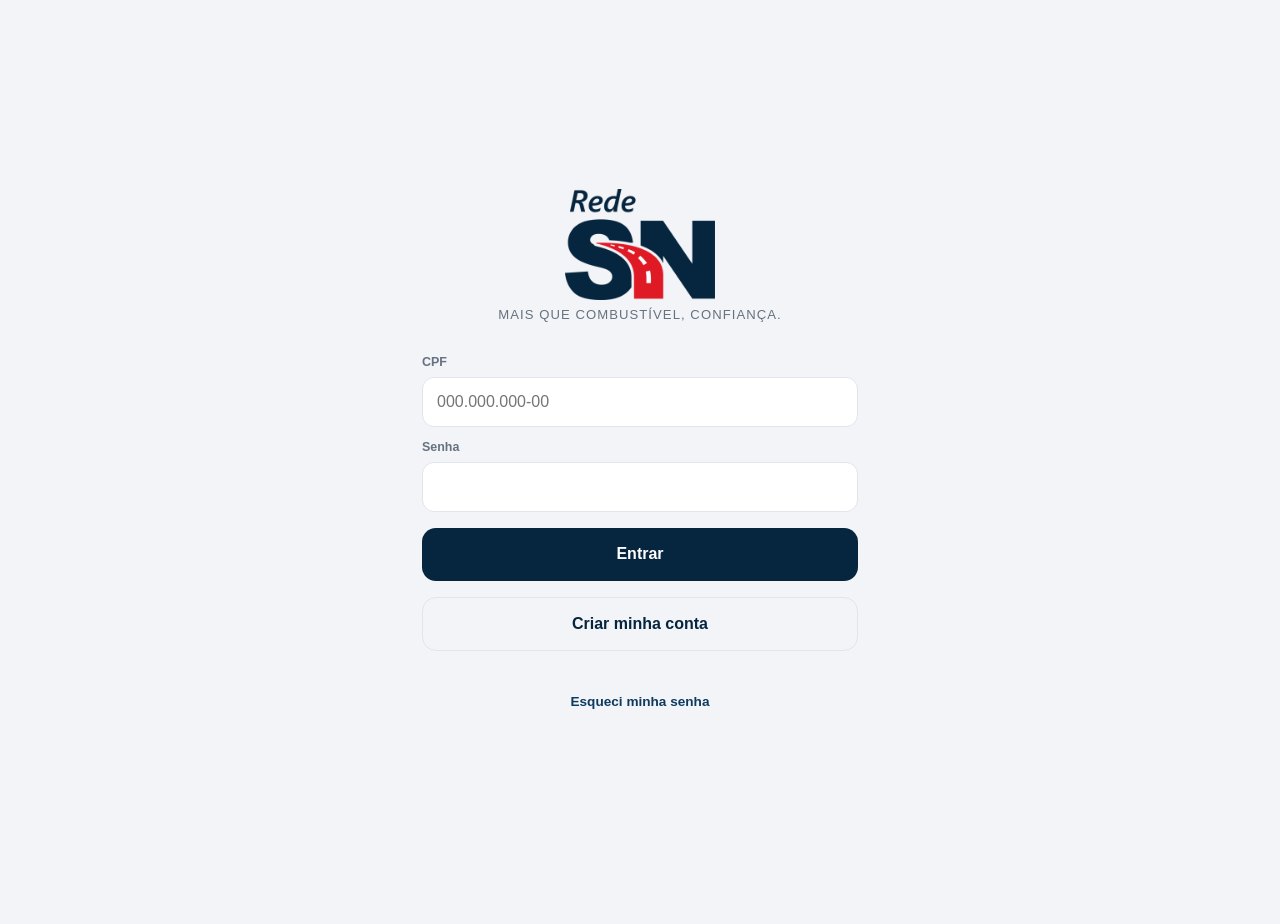
<file: app_www/index.html>
<!DOCTYPE html>
<html lang="pt-BR">
<head>
<meta charset="utf-8">
<meta name="viewport" content="width=device-width,initial-scale=1,viewport-fit=cover">
<meta name="theme-color" content="#06253E">
<meta name="apple-mobile-web-app-capable" content="yes">
<meta name="apple-mobile-web-app-status-bar-style" content="default">
<meta name="apple-mobile-web-app-title" content="Postos SN">
<title>Postos SN</title>
<link rel="manifest" href="manifest.json">
<link rel="apple-touch-icon" href="icone.png?t=192">
<link rel="icon" type="image/png" href="icone.png?t=192">
<link rel="stylesheet" href="css/app.css?v=16">
</head>
<body>
<div class="app"><main id="tela"></main></div>

<nav class="barra" id="barra" style="display:none" aria-label="Navegação">
  <div class="barra-in">
    <button data-aba="inicio" onclick="ir('#/inicio')"><span data-ico="inicio"></span>Início</button>
    <button data-aba="resgatar" onclick="S.cat='';ir('#/resgatar')"><span data-ico="presente"></span>Resgatar</button>
    <button class="fab" onclick="ir('#/bomba')" aria-label="Vou abastecer"><span data-ico="bomba" data-tam="30"></span></button>
    <button data-aba="cupons" onclick="ir('#/cupons')"><span data-ico="cupom"></span>Cupons</button>
    <button data-aba="perfil" onclick="ir('#/perfil')"><span data-ico="perfil"></span>Perfil</button>
  </div>
</nav>

<nav class="barra" id="barra-eq" style="display:none" aria-label="Navegação da equipe">
  <div class="barra-in quatro">
    <button data-aba="eq-painel" onclick="ir('#/eq-painel')"><span data-ico="painel"></span>Painel</button>
    <button data-aba="eq-vendas" onclick="ir('#/eq-vendas')"><span data-ico="grafico"></span>Vendas</button>
    <button data-aba="eq-aprovacoes" onclick="ir('#/eq-aprovacoes')"><span data-ico="aprovar"></span>Aprovações<i class="conta" id="eq-pend-n"></i></button>
    <button data-aba="eq-gestao" onclick="ir('#/eq-gestao')"><span data-ico="maleta"></span>Gestão</button>
    <button data-aba="eq-conta" onclick="ir('#/eq-conta')"><span data-ico="perfil"></span>Conta</button>
  </div>
</nav>

<script src="js/marca.js?v=1"></script>
<script src="js/base.js?v=17"></script>
<script src="js/telas.js?v=7"></script>
<script src="js/faturas.js?v=6"></script>
<script src="js/cartao.js?v=7"></script>
<script src="js/bomba.js?v=7"></script>
<script src="js/indicacao.js?v=1"></script>
<script src="js/equipe.js?v=13"></script>
<script src="js/equipe_gestao.js?v=7"></script>
<script>
  document.querySelectorAll("[data-ico]").forEach(s => { s.innerHTML = ICO[s.dataset.ico](+(s.dataset.tam || 24)); });
</script>
</body>
</html>
</file>
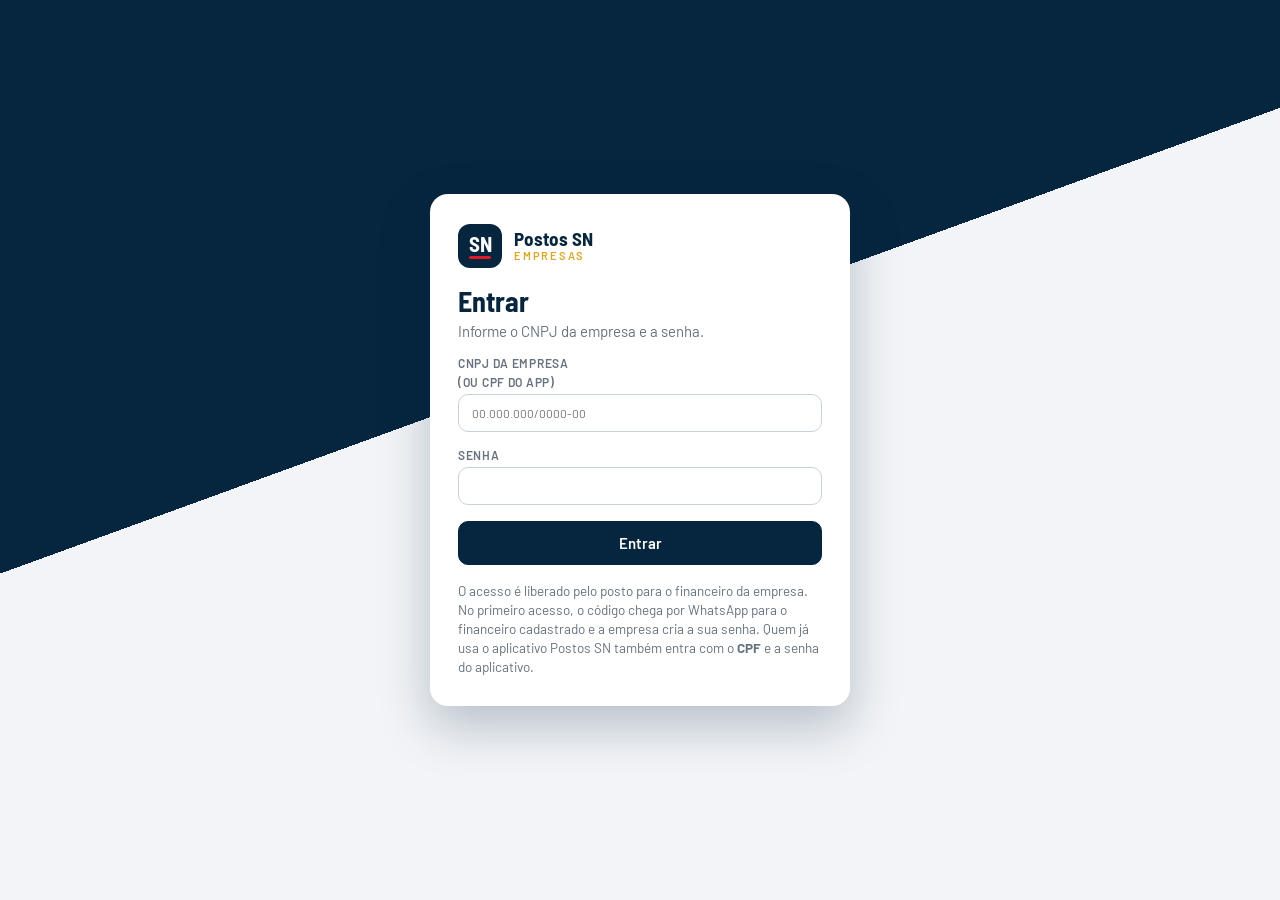
<file: empresas_www/index.html>
<!doctype html>
<html lang="pt-BR">
<head>
<meta charset="utf-8">
<meta name="viewport" content="width=device-width, initial-scale=1, viewport-fit=cover">
<meta name="robots" content="noindex">
<title>Portal Empresas · Postos SN</title>
<link rel="icon" href="/app/icone.png">
<link rel="preconnect" href="https://fonts.googleapis.com">
<link rel="preconnect" href="https://fonts.gstatic.com" crossorigin>
<link rel="stylesheet" href="https://fonts.googleapis.com/css2?family=Barlow:wght@400;500;600&family=Barlow+Semi+Condensed:wght@500;600;700&display=swap">
<link rel="stylesheet" href="css/empresas.css?v=2">
</head>
<body>
<div id="app"><div class="entrar"><div class="caixa"><div class="esq" style="height:28px;width:60%"></div><div class="esq" style="height:44px"></div><div class="esq" style="height:44px"></div></div></div></div>
<div id="janela-raiz"></div>
<script src="js/empresas.js?v=4"></script>
</body>
</html>
</file>
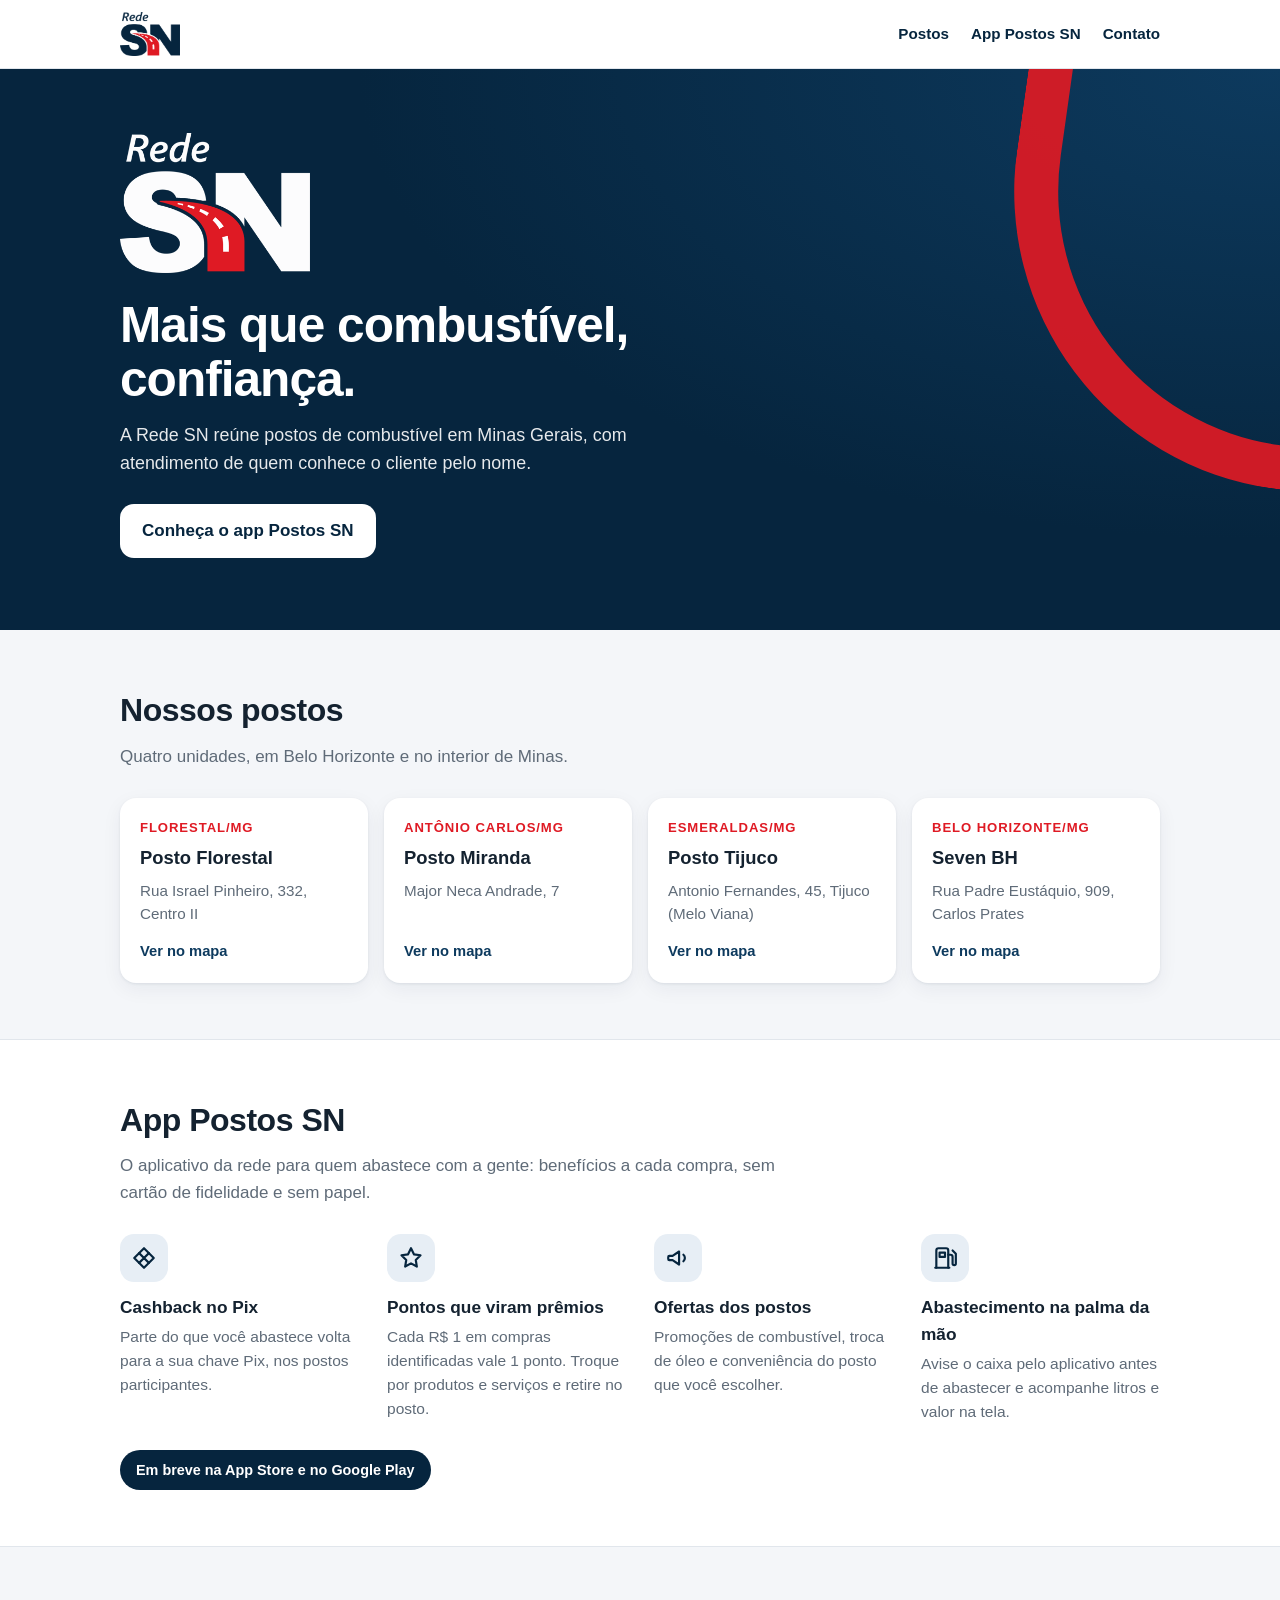
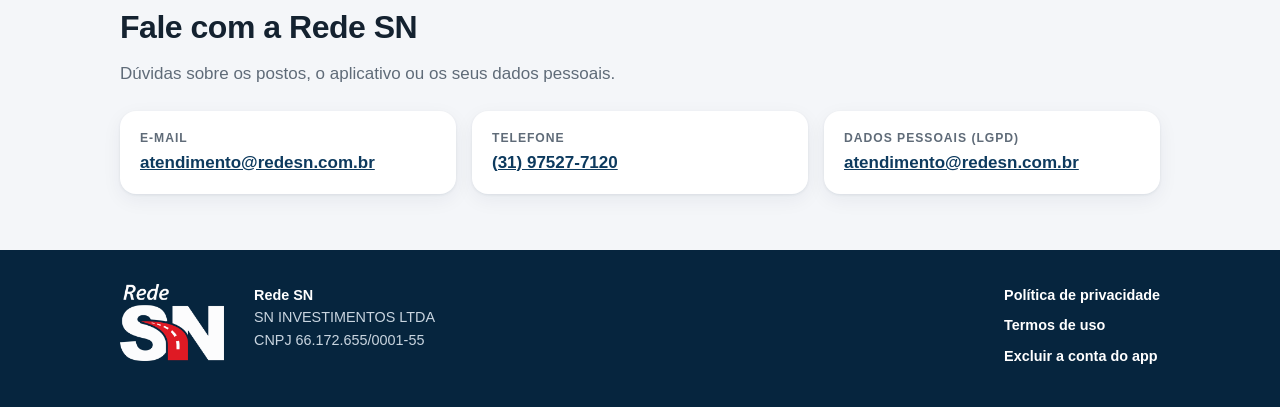
<file: site_www/index.html>
<!DOCTYPE html>
<html lang="pt-BR">
<head>
<meta charset="utf-8">
<meta name="viewport" content="width=device-width,initial-scale=1">
<title>Rede SN — postos de combustível em Minas Gerais</title>
<meta name="description" content="Rede SN: postos de combustível em Belo Horizonte, Florestal, Esmeraldas e Antônio Carlos. Conheça o app Postos SN, com cashback e pontos.">
<meta name="theme-color" content="#06253E">
<link rel="icon" type="image/png" href="img/icone.png">
<link rel="stylesheet" href="site.css">
</head>
<body>
<header class="topo"><div class="centro">
  <a class="marca" href="index.html" aria-label="Rede SN — início"><img src="img/logo-azul.png" alt="Rede SN" width="60" height="44"></a>
  <nav aria-label="Seções"><a href="index.html#postos">Postos</a><a href="index.html#app">App Postos SN</a><a href="index.html#contato">Contato</a></nav>
</div></header>
<main>
<section class="abertura"><div class="centro">
  <img src="img/logo-branca.png" alt="Rede SN" width="190" height="140">
  <h1>Mais que combustível, confiança.</h1>
  <p>A Rede SN reúne postos de combustível em Minas Gerais, com atendimento de quem conhece o cliente pelo nome.</p>
  <a class="botao" href="#app">Conheça o app Postos SN</a>
</div></section>

<section class="bloco" id="postos"><div class="centro">
  <h2>Nossos postos</h2>
  <p class="sub">Quatro unidades, em Belo Horizonte e no interior de Minas.</p>
  <div class="grade postos">
      <article class="posto"><div class="cidade">Florestal/MG</div><h3>Posto Florestal</h3><div class="end">Rua Israel Pinheiro, 332, Centro II</div>
        <a href="https://www.google.com/maps/search/?api=1&amp;query=Posto%20Florestal%2C%20Rua%20Israel%20Pinheiro%2C%20332%2C%20Centro%20II%2C%20Florestal%20-%20MG" target="_blank" rel="noopener">Ver no mapa</a></article>
      <article class="posto"><div class="cidade">Antônio Carlos/MG</div><h3>Posto Miranda</h3><div class="end">Major Neca Andrade, 7</div>
        <a href="https://www.google.com/maps/search/?api=1&amp;query=Posto%20Miranda%2C%20Major%20Neca%20Andrade%2C%207%2C%20Ant%C3%B4nio%20Carlos%20-%20MG" target="_blank" rel="noopener">Ver no mapa</a></article>
      <article class="posto"><div class="cidade">Esmeraldas/MG</div><h3>Posto Tijuco</h3><div class="end">Antonio Fernandes, 45, Tijuco (Melo Viana)</div>
        <a href="https://www.google.com/maps/search/?api=1&amp;query=Posto%20Tijuco%2C%20Antonio%20Fernandes%2C%2045%2C%20Tijuco%20%28Melo%20Viana%29%2C%20Esmeraldas%20-%20MG" target="_blank" rel="noopener">Ver no mapa</a></article>
      <article class="posto"><div class="cidade">Belo Horizonte/MG</div><h3>Seven BH</h3><div class="end">Rua Padre Eustáquio, 909, Carlos Prates</div>
        <a href="https://www.google.com/maps/search/?api=1&amp;query=Seven%20BH%2C%20Rua%20Padre%20Eust%C3%A1quio%2C%20909%2C%20Carlos%20Prates%2C%20Belo%20Horizonte%20-%20MG" target="_blank" rel="noopener">Ver no mapa</a></article>
  </div>
</div></section>

<section class="bloco branco" id="app"><div class="centro">
  <h2>App Postos SN</h2>
  <p class="sub">O aplicativo da rede para quem abastece com a gente: benefícios a cada compra, sem cartão de fidelidade e sem papel.</p>
  <div class="grade vantagens">
      <div class="vantagem"><div class="ic"><svg width="26" height="26" viewBox="0 0 24 24" fill="none" stroke="currentColor" stroke-width="2" stroke-linecap="round" stroke-linejoin="round" aria-hidden="true"><path d="M12 3 3 12l9 9 9-9-9-9Z"/><path d="m7.5 7.5 4.5 4.5 4.5-4.5M7.5 16.5 12 12l4.5 4.5"/></svg></div><h3>Cashback no Pix</h3><p>Parte do que você abastece volta para a sua chave Pix, nos postos participantes.</p></div>
      <div class="vantagem"><div class="ic"><svg width="26" height="26" viewBox="0 0 24 24" fill="none" stroke="currentColor" stroke-width="2" stroke-linecap="round" stroke-linejoin="round" aria-hidden="true"><path d="m12 3 2.7 5.6 6.1.9-4.4 4.3 1 6.1L12 17l-5.4 2.9 1-6.1-4.4-4.3 6.1-.9Z"/></svg></div><h3>Pontos que viram prêmios</h3><p>Cada R$ 1 em compras identificadas vale 1 ponto. Troque por produtos e serviços e retire no posto.</p></div>
      <div class="vantagem"><div class="ic"><svg width="26" height="26" viewBox="0 0 24 24" fill="none" stroke="currentColor" stroke-width="2" stroke-linecap="round" stroke-linejoin="round" aria-hidden="true"><path d="M3 11v2a1 1 0 0 0 1 1h3l6 4V6L7 10H4a1 1 0 0 0-1 1Z"/><path d="M17 9a4 4 0 0 1 0 6"/></svg></div><h3>Ofertas dos postos</h3><p>Promoções de combustível, troca de óleo e conveniência do posto que você escolher.</p></div>
      <div class="vantagem"><div class="ic"><svg width="26" height="26" viewBox="0 0 24 24" fill="none" stroke="currentColor" stroke-width="2" stroke-linecap="round" stroke-linejoin="round" aria-hidden="true"><path d="M4 21V5a2 2 0 0 1 2-2h7a2 2 0 0 1 2 2v16"/><path d="M3 21h13"/><path d="M7 7h5v4H7z"/><path d="M15 9h2a2 2 0 0 1 2 2v6a1.5 1.5 0 0 0 3 0V8l-3-3"/></svg></div><h3>Abastecimento na palma da mão</h3><p>Avise o caixa pelo aplicativo antes de abastecer e acompanhe litros e valor na tela.</p></div>
  </div>
  <span class="selo">Em breve na App Store e no Google Play</span>
</div></section>

<section class="bloco" id="contato"><div class="centro">
  <h2>Fale com a Rede SN</h2>
  <p class="sub">Dúvidas sobre os postos, o aplicativo ou os seus dados pessoais.</p>
  <div class="contato">
    <div><div class="rot">E-mail</div><div class="val"><a href="mailto:atendimento@redesn.com.br">atendimento@redesn.com.br</a></div></div>
    <div><div class="rot">Telefone</div><div class="val"><a href="tel:+5531975277120">(31) 97527-7120</a></div></div>
    <div><div class="rot">Dados pessoais (LGPD)</div><div class="val"><a href="mailto:atendimento@redesn.com.br">atendimento@redesn.com.br</a></div></div>
  </div>
</div></section>
</main>
<footer class="rodape"><div class="centro">
  <img src="img/logo-branca.png" alt="Rede SN" width="104" height="77">
  <div class="quem"><b>Rede SN</b><br>SN INVESTIMENTOS LTDA<br>CNPJ 66.172.655/0001-55</div>
  <nav aria-label="Documentos"><a href="privacidade.html">Política de privacidade</a><a href="termos.html">Termos de uso</a><a href="excluir-conta.html">Excluir a conta do app</a></nav>
</div></footer>
</body>
</html>
</file>
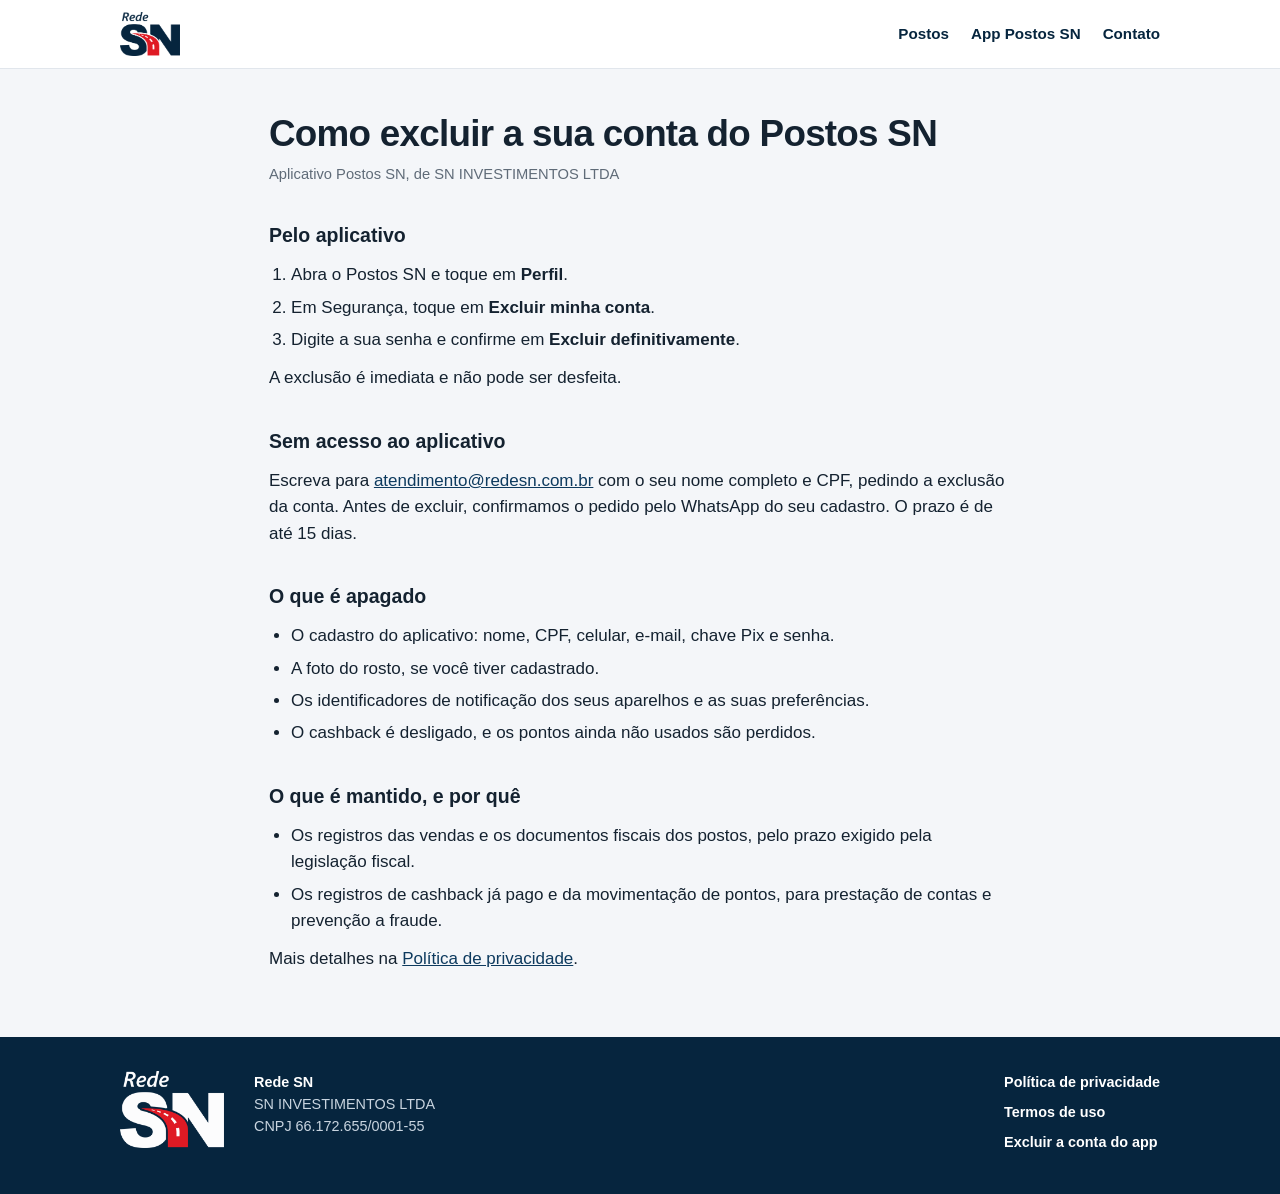
<file: site_www/excluir-conta.html>
<!DOCTYPE html>
<html lang="pt-BR">
<head>
<meta charset="utf-8">
<meta name="viewport" content="width=device-width,initial-scale=1">
<title>Excluir a conta — app Postos SN</title>
<meta name="description" content="Como excluir a conta do aplicativo Postos SN, o que é apagado e o que é mantido.">
<meta name="theme-color" content="#06253E">
<link rel="icon" type="image/png" href="img/icone.png">
<link rel="stylesheet" href="site.css">
</head>
<body>
<header class="topo"><div class="centro">
  <a class="marca" href="index.html" aria-label="Rede SN — início"><img src="img/logo-azul.png" alt="Rede SN" width="60" height="44"></a>
  <nav aria-label="Seções"><a href="index.html#postos">Postos</a><a href="index.html#app">App Postos SN</a><a href="index.html#contato">Contato</a></nav>
</div></header>
<main>
<div class="texto">
<h1>Como excluir a sua conta do Postos SN</h1>
<div class="vigencia">Aplicativo Postos SN, de SN INVESTIMENTOS LTDA</div>

<h2>Pelo aplicativo</h2>
<ol>
<li>Abra o Postos SN e toque em <b>Perfil</b>.</li>
<li>Em Segurança, toque em <b>Excluir minha conta</b>.</li>
<li>Digite a sua senha e confirme em <b>Excluir definitivamente</b>.</li>
</ol>
<p>A exclusão é imediata e não pode ser desfeita.</p>

<h2>Sem acesso ao aplicativo</h2>
<p>Escreva para <a href="mailto:atendimento@redesn.com.br">atendimento@redesn.com.br</a> com o seu nome completo e CPF, pedindo a exclusão da conta. Antes de excluir, confirmamos o pedido pelo WhatsApp do seu cadastro. O prazo é de até 15 dias.</p>

<h2>O que é apagado</h2>
<ul>
<li>O cadastro do aplicativo: nome, CPF, celular, e-mail, chave Pix e senha.</li>
<li>A foto do rosto, se você tiver cadastrado.</li>
<li>Os identificadores de notificação dos seus aparelhos e as suas preferências.</li>
<li>O cashback é desligado, e os pontos ainda não usados são perdidos.</li>
</ul>

<h2>O que é mantido, e por quê</h2>
<ul>
<li>Os registros das vendas e os documentos fiscais dos postos, pelo prazo exigido pela legislação fiscal.</li>
<li>Os registros de cashback já pago e da movimentação de pontos, para prestação de contas e prevenção a fraude.</li>
</ul>
<p>Mais detalhes na <a href="privacidade.html">Política de privacidade</a>.</p>
</div>
</main>
<footer class="rodape"><div class="centro">
  <img src="img/logo-branca.png" alt="Rede SN" width="104" height="77">
  <div class="quem"><b>Rede SN</b><br>SN INVESTIMENTOS LTDA<br>CNPJ 66.172.655/0001-55</div>
  <nav aria-label="Documentos"><a href="privacidade.html">Política de privacidade</a><a href="termos.html">Termos de uso</a><a href="excluir-conta.html">Excluir a conta do app</a></nav>
</div></footer>
</body>
</html>
</file>
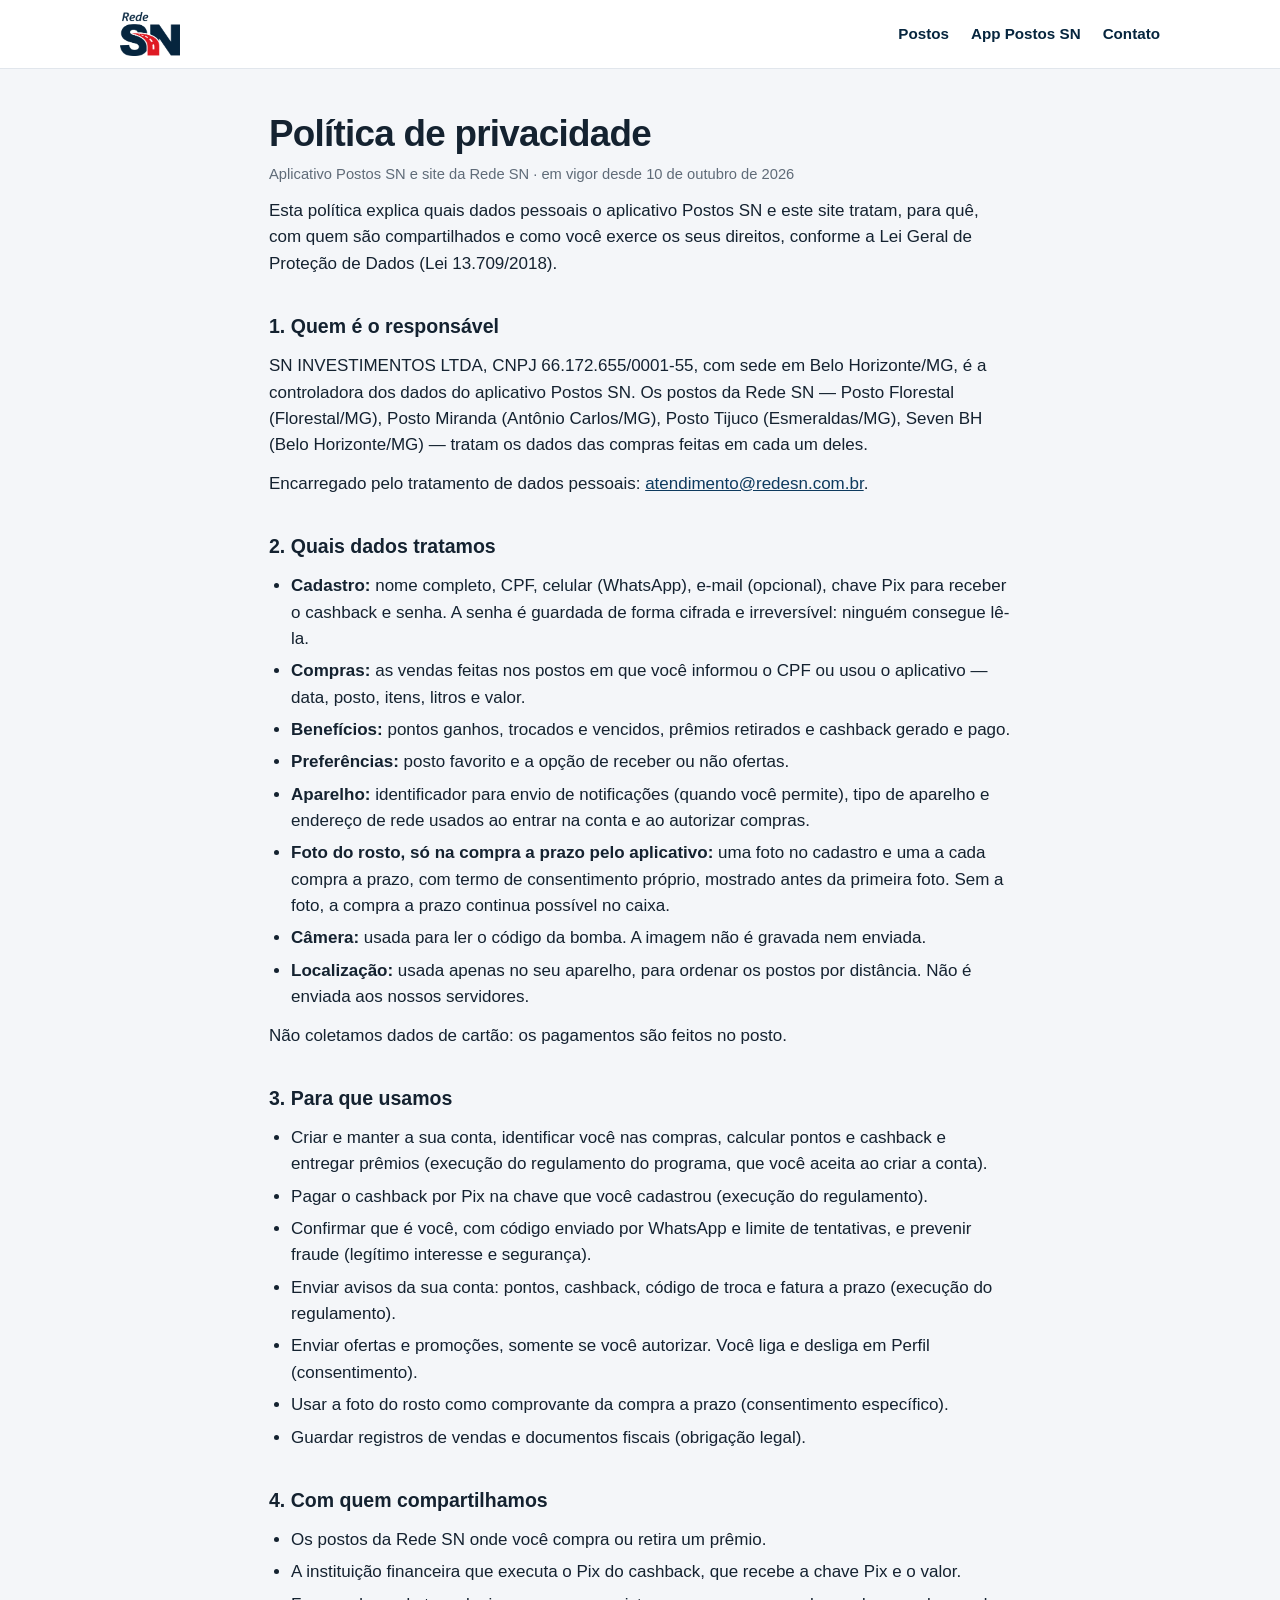
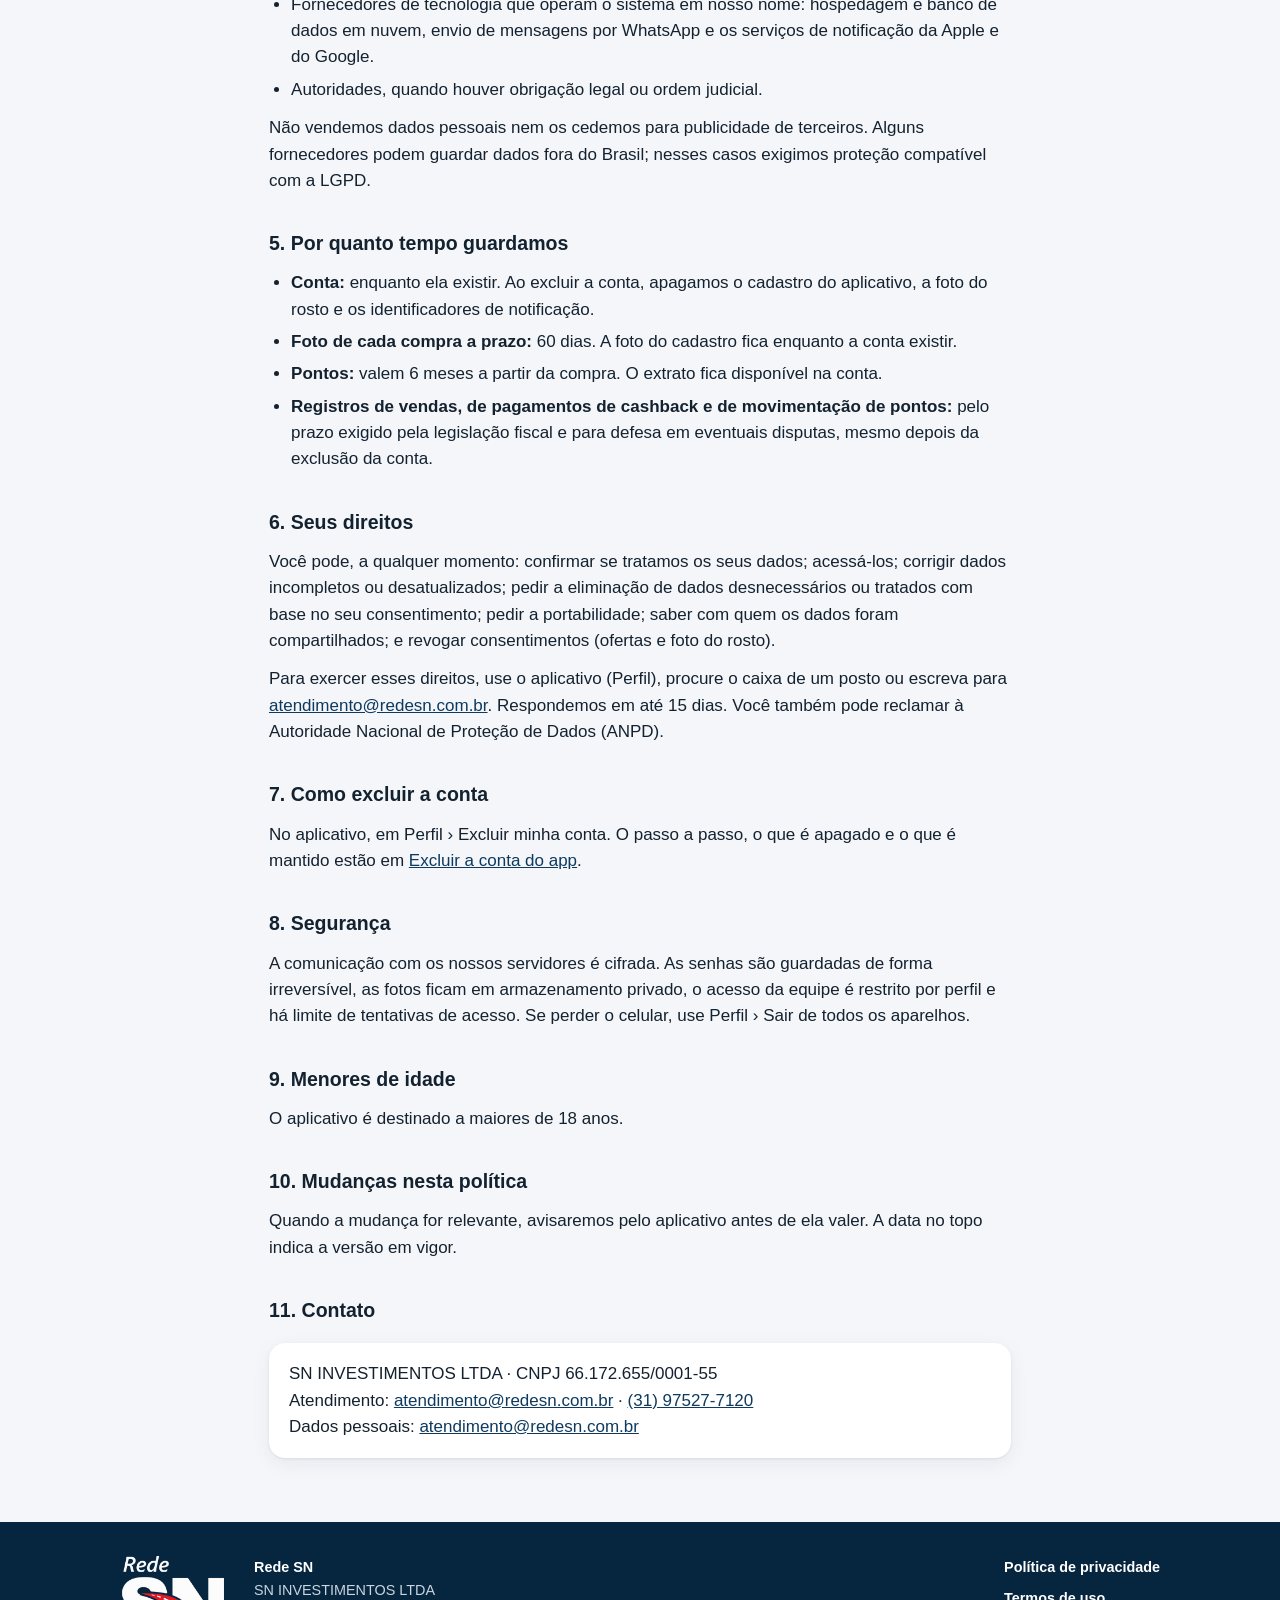
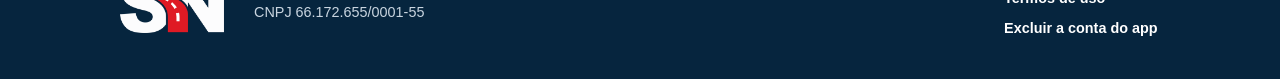
<file: site_www/privacidade.html>
<!DOCTYPE html>
<html lang="pt-BR">
<head>
<meta charset="utf-8">
<meta name="viewport" content="width=device-width,initial-scale=1">
<title>Política de privacidade — Rede SN</title>
<meta name="description" content="Como o aplicativo Postos SN e o site da Rede SN tratam dados pessoais, conforme a LGPD.">
<meta name="theme-color" content="#06253E">
<link rel="icon" type="image/png" href="img/icone.png">
<link rel="stylesheet" href="site.css">
</head>
<body>
<header class="topo"><div class="centro">
  <a class="marca" href="index.html" aria-label="Rede SN — início"><img src="img/logo-azul.png" alt="Rede SN" width="60" height="44"></a>
  <nav aria-label="Seções"><a href="index.html#postos">Postos</a><a href="index.html#app">App Postos SN</a><a href="index.html#contato">Contato</a></nav>
</div></header>
<main>
<div class="texto">
<h1>Política de privacidade</h1>
<div class="vigencia">Aplicativo Postos SN e site da Rede SN · em vigor desde 10 de outubro de 2026</div>
<p>Esta política explica quais dados pessoais o aplicativo Postos SN e este site tratam, para quê, com quem são compartilhados e como você exerce os seus direitos, conforme a Lei Geral de Proteção de Dados (Lei 13.709/2018).</p>

<h2>1. Quem é o responsável</h2>
<p>SN INVESTIMENTOS LTDA, CNPJ 66.172.655/0001-55, com sede em Belo Horizonte/MG, é a controladora dos dados do aplicativo Postos SN. Os postos da Rede SN — Posto Florestal (Florestal/MG), Posto Miranda (Antônio Carlos/MG), Posto Tijuco (Esmeraldas/MG), Seven BH (Belo Horizonte/MG) — tratam os dados das compras feitas em cada um deles.</p>
<p>Encarregado pelo tratamento de dados pessoais: <a href="mailto:atendimento@redesn.com.br">atendimento@redesn.com.br</a>.</p>

<h2>2. Quais dados tratamos</h2>
<ul>
<li><b>Cadastro:</b> nome completo, CPF, celular (WhatsApp), e-mail (opcional), chave Pix para receber o cashback e senha. A senha é guardada de forma cifrada e irreversível: ninguém consegue lê-la.</li>
<li><b>Compras:</b> as vendas feitas nos postos em que você informou o CPF ou usou o aplicativo — data, posto, itens, litros e valor.</li>
<li><b>Benefícios:</b> pontos ganhos, trocados e vencidos, prêmios retirados e cashback gerado e pago.</li>
<li><b>Preferências:</b> posto favorito e a opção de receber ou não ofertas.</li>
<li><b>Aparelho:</b> identificador para envio de notificações (quando você permite), tipo de aparelho e endereço de rede usados ao entrar na conta e ao autorizar compras.</li>
<li><b>Foto do rosto, só na compra a prazo pelo aplicativo:</b> uma foto no cadastro e uma a cada compra a prazo, com termo de consentimento próprio, mostrado antes da primeira foto. Sem a foto, a compra a prazo continua possível no caixa.</li>
<li><b>Câmera:</b> usada para ler o código da bomba. A imagem não é gravada nem enviada.</li>
<li><b>Localização:</b> usada apenas no seu aparelho, para ordenar os postos por distância. Não é enviada aos nossos servidores.</li>
</ul>
<p>Não coletamos dados de cartão: os pagamentos são feitos no posto.</p>

<h2>3. Para que usamos</h2>
<ul>
<li>Criar e manter a sua conta, identificar você nas compras, calcular pontos e cashback e entregar prêmios (execução do regulamento do programa, que você aceita ao criar a conta).</li>
<li>Pagar o cashback por Pix na chave que você cadastrou (execução do regulamento).</li>
<li>Confirmar que é você, com código enviado por WhatsApp e limite de tentativas, e prevenir fraude (legítimo interesse e segurança).</li>
<li>Enviar avisos da sua conta: pontos, cashback, código de troca e fatura a prazo (execução do regulamento).</li>
<li>Enviar ofertas e promoções, somente se você autorizar. Você liga e desliga em Perfil (consentimento).</li>
<li>Usar a foto do rosto como comprovante da compra a prazo (consentimento específico).</li>
<li>Guardar registros de vendas e documentos fiscais (obrigação legal).</li>
</ul>

<h2>4. Com quem compartilhamos</h2>
<ul>
<li>Os postos da Rede SN onde você compra ou retira um prêmio.</li>
<li>A instituição financeira que executa o Pix do cashback, que recebe a chave Pix e o valor.</li>
<li>Fornecedores de tecnologia que operam o sistema em nosso nome: hospedagem e banco de dados em nuvem, envio de mensagens por WhatsApp e os serviços de notificação da Apple e do Google.</li>
<li>Autoridades, quando houver obrigação legal ou ordem judicial.</li>
</ul>
<p>Não vendemos dados pessoais nem os cedemos para publicidade de terceiros. Alguns fornecedores podem guardar dados fora do Brasil; nesses casos exigimos proteção compatível com a LGPD.</p>

<h2>5. Por quanto tempo guardamos</h2>
<ul>
<li><b>Conta:</b> enquanto ela existir. Ao excluir a conta, apagamos o cadastro do aplicativo, a foto do rosto e os identificadores de notificação.</li>
<li><b>Foto de cada compra a prazo:</b> 60 dias. A foto do cadastro fica enquanto a conta existir.</li>
<li><b>Pontos:</b> valem 6 meses a partir da compra. O extrato fica disponível na conta.</li>
<li><b>Registros de vendas, de pagamentos de cashback e de movimentação de pontos:</b> pelo prazo exigido pela legislação fiscal e para defesa em eventuais disputas, mesmo depois da exclusão da conta.</li>
</ul>

<h2>6. Seus direitos</h2>
<p>Você pode, a qualquer momento: confirmar se tratamos os seus dados; acessá-los; corrigir dados incompletos ou desatualizados; pedir a eliminação de dados desnecessários ou tratados com base no seu consentimento; pedir a portabilidade; saber com quem os dados foram compartilhados; e revogar consentimentos (ofertas e foto do rosto).</p>
<p>Para exercer esses direitos, use o aplicativo (Perfil), procure o caixa de um posto ou escreva para <a href="mailto:atendimento@redesn.com.br">atendimento@redesn.com.br</a>. Respondemos em até 15 dias. Você também pode reclamar à Autoridade Nacional de Proteção de Dados (ANPD).</p>

<h2>7. Como excluir a conta</h2>
<p>No aplicativo, em Perfil › Excluir minha conta. O passo a passo, o que é apagado e o que é mantido estão em <a href="excluir-conta.html">Excluir a conta do app</a>.</p>

<h2>8. Segurança</h2>
<p>A comunicação com os nossos servidores é cifrada. As senhas são guardadas de forma irreversível, as fotos ficam em armazenamento privado, o acesso da equipe é restrito por perfil e há limite de tentativas de acesso. Se perder o celular, use Perfil › Sair de todos os aparelhos.</p>

<h2>9. Menores de idade</h2>
<p>O aplicativo é destinado a maiores de 18 anos.</p>

<h2>10. Mudanças nesta política</h2>
<p>Quando a mudança for relevante, avisaremos pelo aplicativo antes de ela valer. A data no topo indica a versão em vigor.</p>

<h2>11. Contato</h2>
<div class="quadro">SN INVESTIMENTOS LTDA · CNPJ 66.172.655/0001-55<br>Atendimento: <a href="mailto:atendimento@redesn.com.br">atendimento@redesn.com.br</a> · <a href="tel:+5531975277120">(31) 97527-7120</a><br>Dados pessoais: <a href="mailto:atendimento@redesn.com.br">atendimento@redesn.com.br</a></div>
</div>
</main>
<footer class="rodape"><div class="centro">
  <img src="img/logo-branca.png" alt="Rede SN" width="104" height="77">
  <div class="quem"><b>Rede SN</b><br>SN INVESTIMENTOS LTDA<br>CNPJ 66.172.655/0001-55</div>
  <nav aria-label="Documentos"><a href="privacidade.html">Política de privacidade</a><a href="termos.html">Termos de uso</a><a href="excluir-conta.html">Excluir a conta do app</a></nav>
</div></footer>
</body>
</html>
</file>
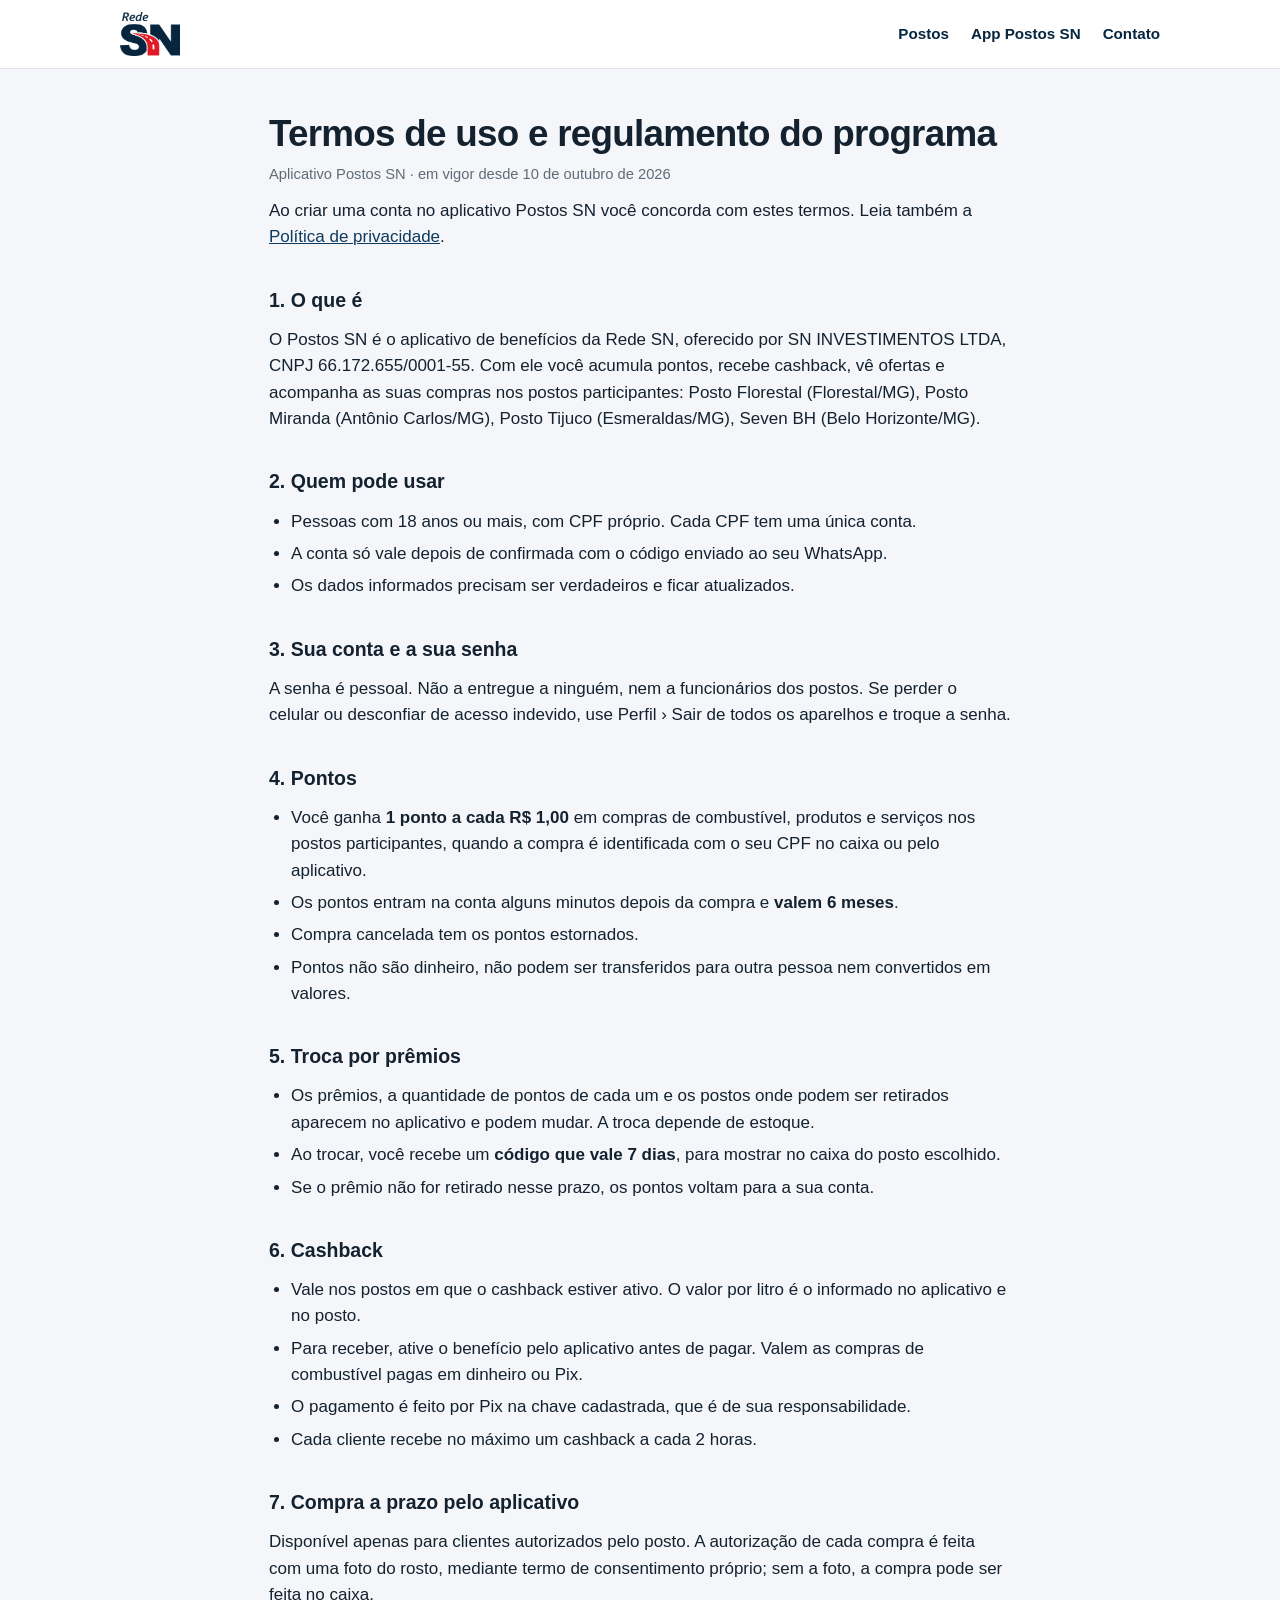
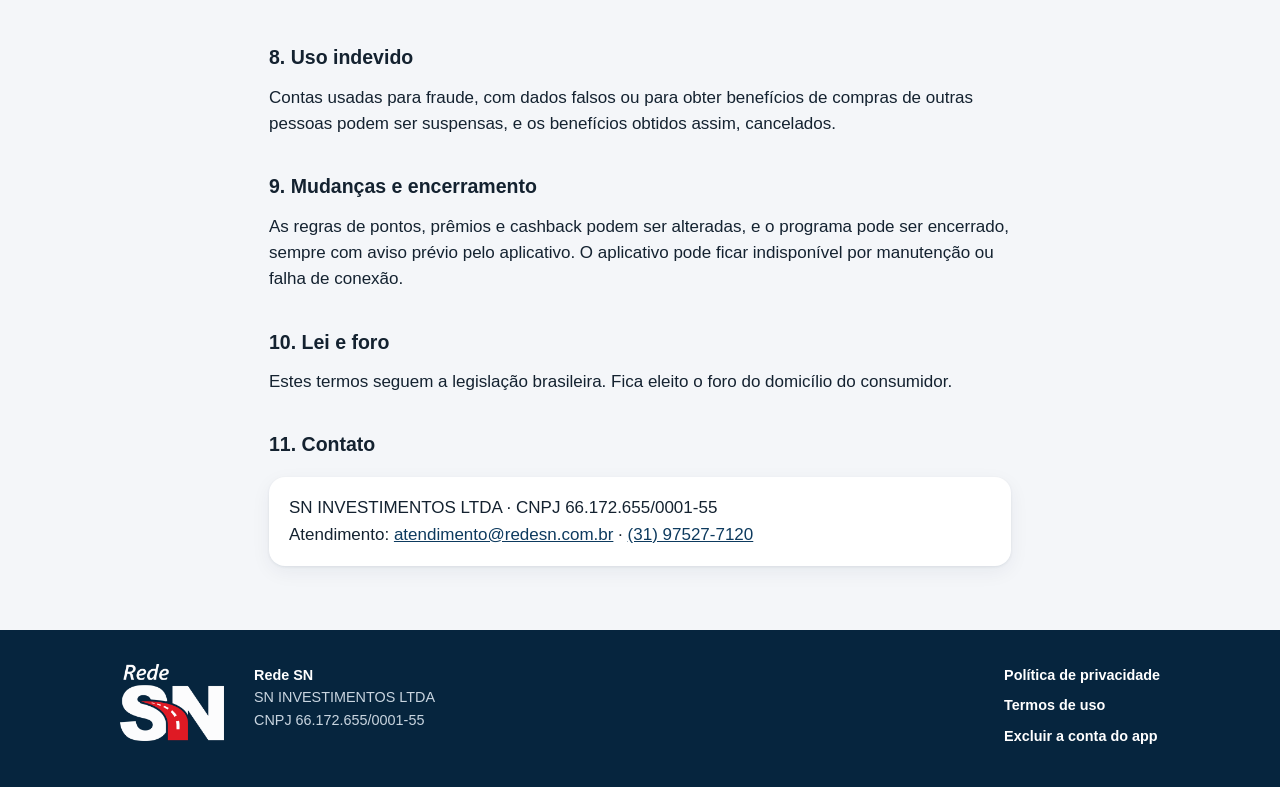
<file: site_www/termos.html>
<!DOCTYPE html>
<html lang="pt-BR">
<head>
<meta charset="utf-8">
<meta name="viewport" content="width=device-width,initial-scale=1">
<title>Termos de uso — app Postos SN</title>
<meta name="description" content="Termos de uso e regulamento do programa de pontos e cashback do aplicativo Postos SN.">
<meta name="theme-color" content="#06253E">
<link rel="icon" type="image/png" href="img/icone.png">
<link rel="stylesheet" href="site.css">
</head>
<body>
<header class="topo"><div class="centro">
  <a class="marca" href="index.html" aria-label="Rede SN — início"><img src="img/logo-azul.png" alt="Rede SN" width="60" height="44"></a>
  <nav aria-label="Seções"><a href="index.html#postos">Postos</a><a href="index.html#app">App Postos SN</a><a href="index.html#contato">Contato</a></nav>
</div></header>
<main>
<div class="texto">
<h1>Termos de uso e regulamento do programa</h1>
<div class="vigencia">Aplicativo Postos SN · em vigor desde 10 de outubro de 2026</div>
<p>Ao criar uma conta no aplicativo Postos SN você concorda com estes termos. Leia também a <a href="privacidade.html">Política de privacidade</a>.</p>

<h2>1. O que é</h2>
<p>O Postos SN é o aplicativo de benefícios da Rede SN, oferecido por SN INVESTIMENTOS LTDA, CNPJ 66.172.655/0001-55. Com ele você acumula pontos, recebe cashback, vê ofertas e acompanha as suas compras nos postos participantes: Posto Florestal (Florestal/MG), Posto Miranda (Antônio Carlos/MG), Posto Tijuco (Esmeraldas/MG), Seven BH (Belo Horizonte/MG).</p>

<h2>2. Quem pode usar</h2>
<ul>
<li>Pessoas com 18 anos ou mais, com CPF próprio. Cada CPF tem uma única conta.</li>
<li>A conta só vale depois de confirmada com o código enviado ao seu WhatsApp.</li>
<li>Os dados informados precisam ser verdadeiros e ficar atualizados.</li>
</ul>

<h2>3. Sua conta e a sua senha</h2>
<p>A senha é pessoal. Não a entregue a ninguém, nem a funcionários dos postos. Se perder o celular ou desconfiar de acesso indevido, use Perfil › Sair de todos os aparelhos e troque a senha.</p>

<h2>4. Pontos</h2>
<ul>
<li>Você ganha <b>1 ponto a cada R$ 1,00</b> em compras de combustível, produtos e serviços nos postos participantes, quando a compra é identificada com o seu CPF no caixa ou pelo aplicativo.</li>
<li>Os pontos entram na conta alguns minutos depois da compra e <b>valem 6 meses</b>.</li>
<li>Compra cancelada tem os pontos estornados.</li>
<li>Pontos não são dinheiro, não podem ser transferidos para outra pessoa nem convertidos em valores.</li>
</ul>

<h2>5. Troca por prêmios</h2>
<ul>
<li>Os prêmios, a quantidade de pontos de cada um e os postos onde podem ser retirados aparecem no aplicativo e podem mudar. A troca depende de estoque.</li>
<li>Ao trocar, você recebe um <b>código que vale 7 dias</b>, para mostrar no caixa do posto escolhido.</li>
<li>Se o prêmio não for retirado nesse prazo, os pontos voltam para a sua conta.</li>
</ul>

<h2>6. Cashback</h2>
<ul>
<li>Vale nos postos em que o cashback estiver ativo. O valor por litro é o informado no aplicativo e no posto.</li>
<li>Para receber, ative o benefício pelo aplicativo antes de pagar. Valem as compras de combustível pagas em dinheiro ou Pix.</li>
<li>O pagamento é feito por Pix na chave cadastrada, que é de sua responsabilidade.</li>
<li>Cada cliente recebe no máximo um cashback a cada 2 horas.</li>
</ul>

<h2>7. Compra a prazo pelo aplicativo</h2>
<p>Disponível apenas para clientes autorizados pelo posto. A autorização de cada compra é feita com uma foto do rosto, mediante termo de consentimento próprio; sem a foto, a compra pode ser feita no caixa.</p>

<h2>8. Uso indevido</h2>
<p>Contas usadas para fraude, com dados falsos ou para obter benefícios de compras de outras pessoas podem ser suspensas, e os benefícios obtidos assim, cancelados.</p>

<h2>9. Mudanças e encerramento</h2>
<p>As regras de pontos, prêmios e cashback podem ser alteradas, e o programa pode ser encerrado, sempre com aviso prévio pelo aplicativo. O aplicativo pode ficar indisponível por manutenção ou falha de conexão.</p>

<h2>10. Lei e foro</h2>
<p>Estes termos seguem a legislação brasileira. Fica eleito o foro do domicílio do consumidor.</p>

<h2>11. Contato</h2>
<div class="quadro">SN INVESTIMENTOS LTDA · CNPJ 66.172.655/0001-55<br>Atendimento: <a href="mailto:atendimento@redesn.com.br">atendimento@redesn.com.br</a> · <a href="tel:+5531975277120">(31) 97527-7120</a></div>
</div>
</main>
<footer class="rodape"><div class="centro">
  <img src="img/logo-branca.png" alt="Rede SN" width="104" height="77">
  <div class="quem"><b>Rede SN</b><br>SN INVESTIMENTOS LTDA<br>CNPJ 66.172.655/0001-55</div>
  <nav aria-label="Documentos"><a href="privacidade.html">Política de privacidade</a><a href="termos.html">Termos de uso</a><a href="excluir-conta.html">Excluir a conta do app</a></nav>
</div></footer>
</body>
</html>
</file>
<file: app_www/css/app.css>
/* ============================================================
   App Postos SN — estilo (05/10/2026)
   Marca Rede SN: azul-marinho #06253E e vermelho #DF1A24 (logo em _ferramentas/marca-rede-sn).
   Fundo claro como o app da Aliança que o Ronan mandou de referência. Fonte do sistema
   (San Francisco no iPhone, Roboto no Android): parece app nativo e não pesa.
   ============================================================ */
:root {
  --azul: #06253E;
  --azul-2: #0D3A5E;
  --azul-claro: #E7EEF5;
  --verm: #DF1A24;
  --ouro: #E8A317;
  --ouro-fundo: #FFF6E0;
  --verde: #12804A;
  --verde-fundo: #E6F5EC;
  --fundo: #F2F4F7;
  --card: #FFFFFF;
  --txt: #142230;
  --mut: #66727F;
  --borda: #E1E6EC;
  --sombra: 0 1px 3px rgba(6, 37, 62, .08), 0 4px 14px rgba(6, 37, 62, .06);
  --raio: 16px;
  --barra: 68px;
}
* { box-sizing: border-box; margin: 0; padding: 0; -webkit-tap-highlight-color: transparent; }
html, body { height: 100%; }
body {
  font-family: -apple-system, BlinkMacSystemFont, "SF Pro Text", Roboto, "Segoe UI", sans-serif;
  background: var(--fundo); color: var(--txt); font-size: 15px; line-height: 1.4;
  -webkit-font-smoothing: antialiased;
}
button { font: inherit; cursor: pointer; border: none; background: none; color: inherit; }
input, select { font: inherit; color: var(--txt); }
img { display: block; max-width: 100%; }
.app { max-width: 480px; margin: 0 auto; min-height: 100%; position: relative;
       padding-bottom: calc(var(--barra) + env(safe-area-inset-bottom) + 18px); }
.app.sem-barra { padding-bottom: 24px; }
.tela { animation: entra .18s ease-out; }
@keyframes entra { from { opacity: .4; transform: translateY(4px); } to { opacity: 1; transform: none; } }
@media (prefers-reduced-motion: reduce) { .tela { animation: none; } }

/* ---------- topo ---------- */
.topo-azul {
  background: radial-gradient(120% 140% at 100% 0%, var(--azul-2) 0%, var(--azul) 60%);
  color: #fff; padding: calc(env(safe-area-inset-top) + 18px) 18px 54px; position: relative; overflow: hidden;
}
.topo-azul::after {           /* a "estrada" vermelha do logo, como faixa de fundo */
  content: ""; position: absolute; right: -40px; top: -30px; width: 170px; height: 230px;
  border-radius: 0 0 0 170px; border-left: 26px solid var(--verm); border-bottom: 26px solid var(--verm);
  opacity: .9; transform: rotate(8deg);
}
.topo-linha { display: flex; align-items: center; gap: 12px; position: relative; z-index: 1; }
.topo-logo { width: 62px; height: 62px; border-radius: 16px; background: #fff; display: flex; align-items: center;
             justify-content: center; padding: 8px; flex: 0 0 auto; }
.topo-ola { font-size: .85rem; opacity: .8; }
.topo-nome { font-size: 1.25rem; font-weight: 750; letter-spacing: -.01em; }
.sino { margin-left: auto; width: 42px; height: 42px; border-radius: 50%; background: rgba(255,255,255,.12);
        display: flex; align-items: center; justify-content: center; position: relative; }
.sino .ponto { position: absolute; top: 9px; right: 10px; width: 9px; height: 9px; border-radius: 50%;
               background: var(--verm); border: 2px solid var(--azul); }
.topo-simples { padding: calc(env(safe-area-inset-top) + 14px) 16px 10px; display: flex; align-items: center; gap: 10px; }
.topo-simples h1 { font-size: 1.3rem; font-weight: 750; letter-spacing: -.01em; }
.voltar { width: 40px; height: 40px; border-radius: 50%; display: flex; align-items: center; justify-content: center; }
.voltar:active { background: var(--azul-claro); }

/* ---------- saldo (sobrepõe o topo) ---------- */
.saldo { margin: -38px 14px 0; background: var(--card); border-radius: var(--raio); box-shadow: var(--sombra);
         padding: 16px; display: grid; grid-template-columns: 1fr 1fr auto; gap: 10px; align-items: center;
         position: relative; z-index: 2; }
.saldo .rot { font-size: .72rem; color: var(--mut); text-transform: uppercase; letter-spacing: .06em; }
.saldo .val { font-size: 1.45rem; font-weight: 800; font-variant-numeric: tabular-nums; letter-spacing: -.02em; }
.saldo .pts { color: var(--ouro); }
.saldo .cb { color: var(--verde); }
.btn-borda { border: 1.5px solid var(--azul); color: var(--azul); border-radius: 99px; padding: 8px 14px;
             font-weight: 650; font-size: .85rem; }

/* ---------- blocos ---------- */
.secao { padding: 18px 16px 0; }
.secao-tit { display: flex; justify-content: space-between; align-items: baseline; margin-bottom: 10px; }
.secao-tit h2 { font-size: 1.05rem; font-weight: 750; letter-spacing: -.01em; }
.secao-tit a, .link { color: var(--azul-2); font-weight: 650; font-size: .85rem; text-decoration: none; }
.card { background: var(--card); border-radius: var(--raio); box-shadow: var(--sombra); }
.vazio { color: var(--mut); font-size: .88rem; padding: 14px 4px; }

/* categorias */
.categorias { display: grid; grid-template-columns: repeat(4, 1fr); gap: 10px; }
.cat { background: var(--card); border-radius: 14px; box-shadow: var(--sombra); padding: 12px 4px 10px;
       display: flex; flex-direction: column; align-items: center; gap: 6px; font-size: .74rem; font-weight: 600;
       text-align: center; }
.cat .ic { width: 42px; height: 42px; border-radius: 12px; background: var(--azul-claro); color: var(--azul);
           display: flex; align-items: center; justify-content: center; }

/* carrossel de banners */
.carrossel { display: flex; gap: 12px; overflow-x: auto; scroll-snap-type: x mandatory; padding: 2px 16px 6px;
             margin: 0 -16px; scrollbar-width: none; }
.carrossel::-webkit-scrollbar { display: none; }
.banner { flex: 0 0 86%; scroll-snap-align: center; border-radius: var(--raio); overflow: hidden; position: relative;
          aspect-ratio: 2 / 1; background: linear-gradient(120deg, var(--azul) 55%, var(--verm)); color: #fff;
          box-shadow: var(--sombra); text-align: left; }
.banner img { width: 100%; height: 100%; object-fit: cover; }
.banner .legenda { position: absolute; left: 0; right: 0; bottom: 0; padding: 12px 14px;
                   background: linear-gradient(transparent, rgba(0,0,0,.72)); }
.banner .legenda b { display: block; font-size: 1rem; line-height: 1.2; }
.banner .legenda span { font-size: .78rem; opacity: .92; }
.banner.sem-foto .legenda { background: none; top: 0; display: flex; flex-direction: column; justify-content: center; }
.banner.sem-foto .legenda b { font-size: 1.15rem; }
.pontinhos { display: flex; justify-content: center; gap: 6px; margin-top: 6px; }
.pontinhos i { width: 6px; height: 6px; border-radius: 50%; background: #C9D1DA; }
.pontinhos i.on { background: var(--azul); width: 16px; border-radius: 99px; }

/* listas */
.lista { display: flex; flex-direction: column; }
.linha { display: flex; align-items: center; gap: 12px; padding: 14px 16px; border-bottom: 1px solid var(--borda);
         text-align: left; width: 100%; }
.linha:last-child { border-bottom: none; }
.linha .ic { width: 42px; height: 42px; border-radius: 12px; background: var(--azul-claro); color: var(--azul);
             display: flex; align-items: center; justify-content: center; flex: 0 0 auto; }
.linha .meio { flex: 1; min-width: 0; }
.linha .t { font-weight: 600; }
.linha .s { color: var(--mut); font-size: .82rem; }
.linha .dir { text-align: right; font-weight: 700; font-variant-numeric: tabular-nums; }
.seta { color: #A9B3BE; }
.grupo-tit { font-size: .74rem; color: var(--mut); text-transform: uppercase; letter-spacing: .08em; font-weight: 600;
             padding: 18px 20px 8px; }

/* postos (carrossel horizontal) */
.postos-h { display: flex; gap: 10px; overflow-x: auto; padding: 2px 16px 6px; margin: 0 -16px; scrollbar-width: none; }
.postos-h::-webkit-scrollbar { display: none; }
.posto-mini { flex: 0 0 132px; text-align: center; }
.posto-mini .foto { width: 132px; height: 92px; border-radius: 14px; background: var(--azul-claro) center/cover;
                    display: flex; align-items: center; justify-content: center; color: var(--azul); }
.posto-mini .n { font-size: .8rem; font-weight: 600; margin-top: 6px; line-height: 1.2; }
.posto-mini .c { font-size: .72rem; color: var(--mut); }

/* grade de prêmios */
.premios { display: grid; grid-template-columns: 1fr 1fr; gap: 12px; }
.premio { background: var(--card); border-radius: 14px; overflow: hidden; box-shadow: var(--sombra); text-align: left; }
.premio .foto { aspect-ratio: 1; background: var(--azul-claro) center/cover; display: flex; align-items: center;
                justify-content: center; font-size: 2.2rem; }
.premio .info { padding: 10px 12px 12px; }
.premio .n { font-size: .9rem; line-height: 1.25; min-height: 2.5em; }
.premio .p { color: var(--azul-2); font-weight: 700; font-size: .84rem; margin-top: 2px; }
.premio.indisp { opacity: .55; }
.destaques { display: flex; gap: 12px; overflow-x: auto; padding: 2px 16px 6px; margin: 0 -16px; scrollbar-width: none; }
.destaques .premio { flex: 0 0 64%; }
.destaques .premio .foto { aspect-ratio: 16 / 10; }

/* segmentado (Ordenar por) */
.seg { display: grid; grid-template-columns: 1fr 1fr; background: #E8ECF1; border-radius: 12px; padding: 3px; }
.seg button { padding: 9px; border-radius: 10px; font-weight: 600; color: var(--mut); }
.seg button.on { background: var(--azul); color: #fff; }
.busca { width: 100%; padding: 13px 14px; border-radius: 12px; border: 1.5px solid var(--borda); background: #fff;
         margin-bottom: 10px; }

/* formulários */
.form { padding: 4px 18px 18px; }
.campo { margin-top: 12px; }
.campo label { display: block; font-size: .78rem; color: var(--mut); font-weight: 600; margin-bottom: 5px; }
.campo input, .campo select { width: 100%; padding: 13px 14px; border-radius: 12px; border: 1.5px solid var(--borda);
                              background: #fff; font-size: 1rem; }
.campo input:focus, .campo select:focus, .busca:focus { outline: none; border-color: var(--azul-2); }
.duas { display: grid; grid-template-columns: 1fr 1fr; gap: 10px; }
.btn { width: 100%; padding: 15px; border-radius: 14px; background: var(--azul); color: #fff; font-weight: 700;
       font-size: 1rem; margin-top: 16px; }
.btn:active { transform: scale(.99); }
.btn.sec { background: transparent; color: var(--azul); border: 1.5px solid var(--borda); }
.btn.verm { background: var(--verm); }
.btn:disabled { opacity: .5; }
.msg { margin-top: 12px; font-size: .88rem; text-align: center; min-height: 1.2em; color: var(--mut); }
.msg.erro { color: #B42318; }
.msg.ok { color: var(--verde); }
.check { display: flex; gap: 10px; align-items: flex-start; margin-top: 14px; font-size: .86rem; color: var(--txt); }
.check input { width: 20px; height: 20px; margin-top: 1px; accent-color: var(--azul); flex: 0 0 auto; }

/* entrada */
.entrar { min-height: 100vh; display: flex; flex-direction: column; justify-content: center; padding: 30px 22px; }
.entrar .marca { width: 150px; margin: 0 auto 6px; }
.entrar .slogan { text-align: center; color: var(--mut); font-size: .82rem; letter-spacing: .08em; text-transform: uppercase;
                  margin-bottom: 18px; }
.equipe-link { margin-top: 26px; text-align: center; font-size: .86rem; color: var(--mut); }

/* código grande */
.codigo { text-align: center; padding: 22px 16px; }
.codigo .num { font-size: 2.4rem; font-weight: 800; letter-spacing: .35em; color: var(--azul); margin: 10px 0;
               font-variant-numeric: tabular-nums; padding-left: .35em; }
.tag { display: inline-block; font-size: .7rem; font-weight: 700; padding: 3px 9px; border-radius: 99px; }
.tag.ouro { background: var(--ouro-fundo); color: #8A5A00; }
.tag.verde { background: var(--verde-fundo); color: var(--verde); }
.tag.cinza { background: #EDF0F3; color: var(--mut); }

/* perfil */
.perfil-topo { display: flex; align-items: center; gap: 14px; padding: calc(env(safe-area-inset-top) + 20px) 20px 6px; }
.avatar { width: 64px; height: 64px; border-radius: 50%; background: var(--azul); color: #fff; display: flex;
          align-items: center; justify-content: center; font-weight: 800; font-size: 1.3rem; flex: 0 0 auto; }
.chave { position: relative; width: 50px; height: 30px; border-radius: 99px; background: #CBD3DC; flex: 0 0 auto;
         transition: background .15s; }
.chave::after { content: ""; position: absolute; top: 3px; left: 3px; width: 24px; height: 24px; border-radius: 50%;
                background: #fff; box-shadow: 0 1px 3px rgba(0,0,0,.25); transition: left .15s; }
.chave.on { background: var(--verde); }
.chave.on::after { left: 23px; }

/* barra inferior */
.barra { position: fixed; left: 0; right: 0; bottom: 0; z-index: 50; background: #fff;
         border-top: 1px solid var(--borda); padding-bottom: env(safe-area-inset-bottom); }
.barra-in { max-width: 480px; margin: 0 auto; height: var(--barra); display: grid; grid-template-columns: repeat(5, 1fr);
            align-items: center; }
.barra button { display: flex; flex-direction: column; align-items: center; gap: 3px; font-size: .72rem; font-weight: 600;
                color: #7C8794; }
.barra button.on { color: var(--azul); }
.barra .fab { width: 66px; height: 66px; border-radius: 50%; background: var(--azul); color: #fff; margin: -34px auto 0;
              box-shadow: 0 6px 18px rgba(6,37,62,.35); border: 4px solid #fff; display: flex; align-items: center;
              justify-content: center; }

/* folha de baixo (confirmações) */
.folha-fundo { position: fixed; inset: 0; background: rgba(10,20,30,.45); z-index: 90; display: flex; align-items: flex-end; }
.folha { width: 100%; max-width: 480px; margin: 0 auto; background: #fff; border-radius: 22px 22px 0 0;
         padding: 22px 20px calc(20px + env(safe-area-inset-bottom)); animation: sobe .2s ease-out; }
@keyframes sobe { from { transform: translateY(30px); opacity: .5; } to { transform: none; opacity: 1; } }

/* câmera (QR do bico e foto do rosto) */
.camera { position: fixed; inset: 0; background: #000; z-index: 95; display: flex; flex-direction: column;
          align-items: center; justify-content: center; color: #fff; padding: 20px; }
.camera video { width: 100%; max-width: 420px; border-radius: 18px; }
.mira { position: absolute; width: 240px; height: 240px; border-radius: 22px;
        box-shadow: 0 0 0 9999px rgba(0,0,0,.45); border: 3px solid rgba(255,255,255,.9); pointer-events: none; }
.camera .dica { margin-top: 18px; background: rgba(255,255,255,.12); border-radius: 99px; padding: 10px 16px; font-size: .9rem; }
.camera .fechar { position: absolute; top: calc(env(safe-area-inset-top) + 14px); left: 14px; width: 42px; height: 42px;
                  border-radius: 50%; background: rgba(255,255,255,.15); display: flex; align-items: center; justify-content: center; }
.camera .btn { max-width: 420px; background: #fff; color: var(--azul); }
.rosto { width: 240px; height: 240px; border-radius: 50%; object-fit: cover; transform: scaleX(-1); border: 4px solid #fff; }

/* acompanhamento ao vivo */
.vivo { text-align: center; padding: 22px 16px; }
.vivo .num { font-size: 2.6rem; font-weight: 800; color: var(--verde); font-variant-numeric: tabular-nums; }

/* ---------- equipe (10/10/2026) ---------- */
.barra-in.quatro { grid-template-columns: none; grid-auto-flow: column; grid-auto-columns: 1fr; }   /* aba escondida não deixa buraco */
.tempo { height: 5px; max-width: 220px; margin: 12px auto 0; border-radius: 99px; background: #E8ECF1; overflow: hidden; }
.tempo i { display: block; height: 100%; width: 100%; border-radius: 99px; background: var(--ouro); transition: width 1s linear; }
.tempo i.fim { background: var(--verm); }
.linha.vencido { opacity: .5; }
.barra button { position: relative; }
.barra .conta { position: absolute; top: -5px; left: 50%; margin-left: 5px; min-width: 18px; height: 18px; padding: 0 5px;
                border-radius: 99px; background: var(--verm); color: #fff; font-size: .68rem; font-weight: 700;
                font-style: normal; line-height: 18px; text-align: center; }
.barra .conta:empty { display: none; }
.papel { margin-left: auto; font-size: .7rem; font-weight: 700; padding: 4px 10px; border-radius: 99px;
         background: rgba(255,255,255,.16); letter-spacing: .05em; text-transform: uppercase; position: relative; z-index: 1; }
.pend { margin: -38px 14px 0; width: calc(100% - 28px); background: var(--card); border-radius: var(--raio);
        box-shadow: var(--sombra); padding: 16px; display: flex; align-items: center; gap: 14px; text-align: left;
        position: relative; z-index: 2; }
.pend .n { font-size: 2.2rem; font-weight: 800; color: var(--verm); font-variant-numeric: tabular-nums; line-height: 1;
           min-width: 1.2em; text-align: center; }
.pend.zero .n { color: var(--verde); }
.pend .meio { flex: 1; min-width: 0; }
.pend .t { font-weight: 700; }
.pend .s { color: var(--mut); font-size: .84rem; }
.posto-card { display: block; width: 100%; padding: 14px 16px; margin-bottom: 10px; text-align: left; }
.posto-card .cab { display: flex; align-items: center; gap: 8px; }
.posto-card .cab b { flex: 1; min-width: 0; }
.posto-card .cab span { color: var(--mut); font-size: .8rem; }
.bola { width: 9px; height: 9px; border-radius: 50%; background: var(--verde); flex: 0 0 auto; }
.bola.aviso { background: var(--ouro); }
.bola.fora { background: var(--verm); }
.kpis { display: grid; grid-template-columns: 1.3fr 1fr 1fr; gap: 8px; margin-top: 10px; }
.kpi .rot { font-size: .68rem; color: var(--mut); text-transform: uppercase; letter-spacing: .06em; }
.kpi .val { font-weight: 750; font-variant-numeric: tabular-nums; }
.tanques { display: grid; gap: 10px 8px; margin-top: 14px; }
/* cores por combustível = as das bolinhas do rodapé do PDV (tanques_pdv.js) */
.tq { min-width: 0; text-align: center; --tq-fundo: #E1F5EE; --tq-nivel: #9FE1CB; --tq-borda: #1D9E75; --tq-texto: #04342C; }
.tq.c-gasolina  { --tq-fundo: #FAEEDA; --tq-nivel: #FAC775; --tq-borda: #BA7517; --tq-texto: #412402; }
.tq.c-aditivada { --tq-fundo: #FAECE7; --tq-nivel: #F5C4B3; --tq-borda: #D85A30; --tq-texto: #4A1B0C; }
.tq.c-etanol    { --tq-fundo: #EAF3DE; --tq-nivel: #C0DD97; --tq-borda: #639922; --tq-texto: #173404; }
.tq.c-s10       { --tq-fundo: #E6F1FB; --tq-nivel: #B5D4F4; --tq-borda: #378ADD; --tq-texto: #042C53; }
.tq.c-diesel    { --tq-fundo: #EEEDFE; --tq-nivel: #CECBF6; --tq-borda: #7F77DD; --tq-texto: #26215C; }
.tq.baixo       { --tq-fundo: #FCEBEB; --tq-nivel: #F09595; --tq-borda: #E24B4A; --tq-texto: #501313; }
.tq-bola { display: block; width: 54px; height: 54px; margin: 0 auto 5px; }
.tq-bola .vazio { fill: var(--tq-fundo); }
.tq-bola .liq { fill: var(--tq-nivel); }
.tq-bola .sup { stroke: var(--tq-borda); stroke-width: 1.5; }
.tq-bola .aro { fill: none; stroke: var(--tq-borda); stroke-width: 1.5; }
.tq-bola text { font-size: 13px; font-weight: 750; font-variant-numeric: tabular-nums; fill: var(--tq-texto); }
.baixo .tq-bola .aro { stroke-width: 3; }
.tq .vol { font-size: .8rem; font-weight: 700; font-variant-numeric: tabular-nums; white-space: nowrap; }
.nivel { height: 6px; border-radius: 99px; background: #E8ECF1; overflow: hidden; }
.nivel i { display: block; height: 100%; border-radius: 99px; background: var(--azul-2); }
.tq .rot { font-size: .7rem; color: var(--mut); white-space: nowrap; overflow: hidden; text-overflow: ellipsis; }
.baixo .nivel i { background: var(--verm); }
.baixo .rot, .baixo .dir, .baixo .vol { color: var(--verm); font-weight: 700; }
.tanque-linha { padding: 12px 16px; border-bottom: 1px solid var(--borda); }
.tanque-linha:last-child { border-bottom: none; }
.tanque-linha .cab { display: flex; justify-content: space-between; gap: 10px; margin-bottom: 7px; font-weight: 600; }
.tanque-linha .dir { font-variant-numeric: tabular-nums; }
.tanque-linha .nivel { height: 8px; }
.tanque-linha .rot { font-size: .78rem; color: var(--mut); margin-top: 5px; }
.resumo { padding: 20px 16px; text-align: center; }
.resumo .grande { font-size: 2.1rem; font-weight: 800; letter-spacing: -.02em; font-variant-numeric: tabular-nums;
                  margin: 8px 0 2px; }
.par { display: flex; justify-content: space-between; gap: 14px; padding: 12px 16px; border-bottom: 1px solid var(--borda);
       font-size: .92rem; }
.par:last-child { border-bottom: none; }
.par span { color: var(--mut); }
.par b { text-align: right; font-weight: 650; font-variant-numeric: tabular-nums; }
.par b.alerta { color: var(--verm); }
.acoes { display: grid; grid-template-columns: 1fr 1.5fr; gap: 10px; padding: 2px 16px 0; }
.btn.verde { background: var(--verde); }
.btn.recusa { background: transparent; color: #B42318; border: 1.5px solid #EDC2BD; }

/* aviso que some sozinho */
.toast { position: fixed; left: 50%; transform: translateX(-50%); bottom: calc(var(--barra) + 26px + env(safe-area-inset-bottom));
         background: var(--txt); color: #fff; padding: 11px 16px; border-radius: 12px; font-size: .88rem; z-index: 99;
         max-width: 90%; box-shadow: var(--sombra); }

/* ============ ÁREA DO CLIENTE: FATURAS (13/10/2026) ============ */
.tag.verm { background: #FDE8E7; color: #B42318; }
.fat-card { display: flex; align-items: center; gap: 12px; width: 100%; padding: 14px 16px; text-align: left; }
.fat-card .ic { width: 42px; height: 42px; border-radius: 12px; background: var(--azul-claro); color: var(--azul);
                display: flex; align-items: center; justify-content: center; flex: none; }
.fat-card.venc .ic { background: #FDE8E7; color: #B42318; }
.fat-card .meio { flex: 1; min-width: 0; }
.fat-card .t { font-weight: 700; }
.fat-card .s { color: var(--mut); font-size: .84rem; }
.fat-resumo { display: grid; grid-template-columns: 1fr 1fr; gap: 10px; }
.fat-resumo .card { padding: 14px; }
.fat-resumo .rot, .fat-topo .rot { color: var(--mut); font-size: .8rem; font-weight: 600; }
.fat-resumo .val { font-size: 1.25rem; font-weight: 800; font-variant-numeric: tabular-nums; margin: 2px 0; }
.fat-resumo .s { color: var(--mut); font-size: .8rem; }
.fat-topo { padding: 16px; }
.fat-topo .val { font-size: 1.9rem; font-weight: 800; letter-spacing: -.02em; font-variant-numeric: tabular-nums; }
.fat-topo .s { color: var(--mut); font-size: .84rem; }
.linha-dig { font-family: ui-monospace, SFMono-Regular, Menlo, Consolas, monospace; font-size: .95rem; letter-spacing: .02em;
             background: var(--fundo); border-radius: 10px; padding: 10px 12px; margin: 8px 0 10px; word-break: break-all; }
.fat-pix { display: flex; gap: 14px; align-items: center; }
.pix-img { width: 132px; height: 132px; flex: none; background: var(--fundo); border-radius: 12px; display: flex;
           align-items: center; justify-content: center; color: var(--mut); overflow: hidden; }
.pix-img img { width: 100%; height: 100%; }
.fat-hr { border: none; border-top: 1px solid var(--borda); margin: 14px 0; }
.cupom-g { align-items: flex-start; }
.cupom-g .item-l { display: flex; justify-content: space-between; gap: 10px; font-size: .86rem; color: var(--txt); padding: 2px 0; }
.cupom-g .item-l b { font-variant-numeric: tabular-nums; }
.foto-btn { display: inline-flex; flex-direction: column; align-items: center; gap: 2px; color: var(--azul-2);
            font-size: .7rem; font-weight: 700; padding: 6px 8px; border-radius: 10px; background: var(--azul-claro); flex: none; }
.dir .foto-btn { margin-left: 10px; vertical-align: middle; flex-direction: row; padding: 5px 7px; }
.foto-cupom { margin-top: 12px; max-height: 62vh; overflow: auto; border-radius: 12px; background: var(--fundo); }
.foto-cupom img { width: 100%; height: auto; }
/* PC: coluna mais larga nas telas de fatura (o resto do app segue estreito) */
@media (min-width: 900px) {
  .app.larga { max-width: 860px; }
  .app.larga .fat-resumo { grid-template-columns: repeat(2, minmax(0, 1fr)); }
  .app.larga .folha { max-width: 640px; }
}

/* ===== aviso de credito bloqueado e botao Pagar (14/10/2026) ===== */
.alerta-bloq { display: flex; gap: 10px; align-items: flex-start; background: #FDE8E7; color: #8A1C14; border: 1px solid #F5C2BE;
               border-radius: 14px; padding: 12px 14px; font-size: .88rem; line-height: 1.35; margin-bottom: 4px; }
.alerta-bloq .ic { color: #B42318; flex: none; margin-top: 1px; }
.pagar-btn { margin-left: 8px; padding: 6px 12px; border-radius: 99px; background: var(--azul); color: #fff; font-size: .78rem;
             font-weight: 700; vertical-align: middle; }
.pagar-btn:active { transform: scale(.97); }

/* ===== esqueleto de carregamento (14/10/2026) ===== */
.sk { border-radius: 14px; background: linear-gradient(90deg, rgba(127,127,127,.14) 25%, rgba(127,127,127,.26) 50%, rgba(127,127,127,.14) 75%);
      background-size: 200% 100%; animation: sk 1.2s ease-in-out infinite; }
@keyframes sk { 0% { background-position: 100% 0; } 100% { background-position: -100% 0; } }
@media (prefers-reduced-motion: reduce) { .sk { animation: none; } }

/* botao de copiar: confirma no proprio botao (14/10/2026) */
.btn-borda.copiado { background: #E6F4EA; border-color: #1E8E3E; color: #1E8E3E; font-weight: 700; }

/* ===== GESTÃO DA EQUIPE: vendas com período, comparativo, estoque, comissão (17/10/2026) ===== */
.filtros { padding: 2px 16px 0; }
.filtro-posto { display: inline-flex; align-items: center; gap: 6px; padding: 8px 13px; border-radius: 99px; background: var(--card);
                box-shadow: var(--sombra); font-size: .86rem; font-weight: 650; color: var(--azul); max-width: 100%; }
.filtro-posto b { white-space: nowrap; overflow: hidden; text-overflow: ellipsis; }
.chips { display: flex; gap: 8px; overflow-x: auto; padding: 10px 16px 2px; margin: 0 -16px; scrollbar-width: none; }
.chips::-webkit-scrollbar { display: none; }
.chip { flex: none; padding: 8px 14px; border-radius: 99px; background: #E3E8EE; color: var(--mut); font-weight: 650; font-size: .85rem; }
.chip.on { background: var(--azul); color: #fff; }
.per-txt { color: var(--mut); font-size: .8rem; padding: 8px 2px 0; }
.heroi { padding: 18px 16px 16px; }
.heroi .rot { color: var(--mut); font-size: .8rem; font-weight: 600; }
.heroi .val { font-size: 2.05rem; font-weight: 800; letter-spacing: -.02em; font-variant-numeric: tabular-nums; line-height: 1.15; margin-top: 2px; }
.heroi .s { color: var(--mut); font-size: .84rem; margin-top: 4px; }
.grade { display: grid; grid-template-columns: 1fr 1fr; }
.grade .cel { padding: 12px 16px; border-bottom: 1px solid var(--borda); min-width: 0; }
.grade .cel:nth-child(odd) { border-right: 1px solid var(--borda); }
.grade .cel:nth-last-child(-n+2):nth-child(odd), .grade .cel:last-child { border-bottom: none; }
.grade .rot { font-size: .7rem; color: var(--mut); font-weight: 650; text-transform: uppercase; letter-spacing: .05em; }
.grade .val { font-size: 1.12rem; font-weight: 750; font-variant-numeric: tabular-nums; margin-top: 1px; }
.grade .s { font-size: .74rem; color: var(--mut); }
.barras .b { padding: 11px 16px; border-bottom: 1px solid var(--borda); }
.barras .b:last-child { border-bottom: none; }
.barras .cab { display: flex; justify-content: space-between; align-items: baseline; gap: 10px; font-size: .9rem; margin-bottom: 6px; }
.barras .cab span:first-child { font-weight: 600; }
.barras .cab b { font-variant-numeric: tabular-nums; font-weight: 650; white-space: nowrap; }
.barras .cab small { color: var(--mut); font-weight: 500; font-size: .78rem; }
.barra-h { height: 8px; border-radius: 99px; background: #E8ECF1; overflow: hidden; }
.barra-h i { display: block; height: 100%; border-radius: 99px; background: var(--azul-2); }
.barra-h i.c1 { background: #E8A317; } .barra-h i.c2 { background: #12804A; } .barra-h i.c3 { background: #0D3A5E; } .barra-h i.c4 { background: #7A8896; }
.colunas { display: flex; align-items: flex-end; gap: 3px; height: 130px; padding: 16px 14px 0; }
.colunas .c { flex: 1; height: 100%; display: flex; flex-direction: column; justify-content: flex-end; align-items: center; min-width: 0; }
.colunas .c i { width: 100%; border-radius: 4px 4px 0 0; background: #B9CADB; min-height: 2px; }
.colunas .c.pico i { background: var(--azul-2); }
.colunas .c em { font-style: normal; font-size: .62rem; color: var(--azul-2); font-weight: 700; margin-bottom: 3px; white-space: nowrap; }
.colunas-rot { display: flex; gap: 3px; padding: 5px 14px 12px; font-size: .64rem; color: var(--mut); }
.colunas-rot span { flex: 1; text-align: center; min-width: 0; }
.blocos { display: grid; grid-template-columns: 1fr 1fr; gap: 10px; }
.bloco { padding: 14px; text-align: left; display: flex; flex-direction: column; gap: 6px; min-height: 124px; }
.bloco .ic { width: 40px; height: 40px; border-radius: 12px; background: var(--azul-claro); color: var(--azul);
             display: flex; align-items: center; justify-content: center; margin-bottom: 4px; }
.bloco .t { font-weight: 700; line-height: 1.2; }
.bloco .s { color: var(--mut); font-size: .8rem; line-height: 1.3; }
.cmp-cab { display: flex; justify-content: space-between; gap: 10px; padding: 12px 16px 8px; font-size: .74rem; font-weight: 650;
           color: var(--mut); text-transform: uppercase; letter-spacing: .04em; }
.cmp-cab span:first-child { color: var(--azul); }
.cmp-l { display: flex; justify-content: space-between; align-items: center; gap: 12px; padding: 10px 16px; border-top: 1px solid var(--borda); }
.cmp-l .rot { color: var(--mut); font-size: .88rem; }
.cmp-l .dir { text-align: right; font-variant-numeric: tabular-nums; }
.cmp-l .dir b { font-weight: 700; }
.cmp-l .dir .var { margin-left: 8px; }
.cmp-l .antes { color: var(--mut); font-size: .78rem; }
.var { font-weight: 700; font-size: .8rem; }
.var.sobe { color: var(--verde); }
.var.desce { color: #B42318; }
.var.igual { color: var(--mut); }
/* Comparar períodos lado a lado (23/10/2026): período escolhido | comparado | variação */
.cmp3-cab, .cmp3-l .nums { display: grid; grid-template-columns: 1fr 1fr 70px; gap: 8px; align-items: baseline; text-align: right; }
.cmp3-cab { padding: 12px 16px 8px; font-size: .72rem; font-weight: 650; color: var(--mut); text-transform: uppercase; letter-spacing: .04em; }
.cmp3-cab span:first-child { color: var(--azul); }
.cmp3-l { padding: 9px 16px 10px; border-top: 1px solid var(--borda); }
.cmp3-l .rot { color: var(--mut); font-size: .8rem; margin-bottom: 2px; }
.cmp3-l .nums { font-variant-numeric: tabular-nums; }
.cmp3-l .nums b { font-weight: 700; }
.cmp3-l .nums span:not(.var) { color: var(--mut); font-size: .9rem; }
.cmp3-l .nums .var { font-size: .84rem; }
/* Ao vivo (23/10/2026): Estoque e Descargas se atualizam a cada 15 s; descarga em andamento pela subida do medidor */
.vivo-txt { display: flex; align-items: center; gap: 6px; padding: 8px 18px 0; font-size: .74rem; color: var(--mut); }
.vivo-txt i, .descarregando .cab i { width: 8px; height: 8px; border-radius: 50%; background: var(--verde); display: inline-block;
  animation: vivo-pisca 1.6s ease-in-out infinite; }
@keyframes vivo-pisca { 50% { opacity: .25; } }
@media (prefers-reduced-motion: reduce) { .vivo-txt i, .descarregando .cab i { animation: none; } }
.descarregando { margin: 8px 0 4px; padding: 10px 12px; border-radius: 12px; background: var(--verde-fundo); }
.descarregando .cab { display: flex; justify-content: space-between; align-items: center; gap: 8px; color: var(--verde); }
.descarregando .cab b { display: flex; align-items: center; gap: 6px; font-size: .86rem; }
.descarregando .cab span { font-weight: 800; font-variant-numeric: tabular-nums; }
.descarregando .s { color: var(--txt); font-size: .78rem; margin-top: 2px; }
/* Horário × funcionário (23/10/2026): tabela nome | horas | total, em litros; o nome fica parado e as horas rolam de lado */
.tab-horas { padding: 0; overflow: hidden; }
.tab-horas .rolar { overflow-x: auto; -webkit-overflow-scrolling: touch; }
.tab-horas table { border-collapse: separate; border-spacing: 0; font-size: .8rem; font-variant-numeric: tabular-nums; min-width: 100%; }
.tab-horas th, .tab-horas td { padding: 9px 9px; text-align: right; white-space: nowrap; border-bottom: 1px solid var(--borda); }
.tab-horas thead th { font-size: .7rem; font-weight: 650; color: var(--mut); text-transform: uppercase; letter-spacing: .03em; background: var(--card); }
.tab-horas th.n { position: sticky; left: 0; z-index: 1; text-align: left; background: var(--card); font-weight: 600;
                  max-width: 118px; overflow: hidden; text-overflow: ellipsis; box-shadow: 1px 0 0 var(--borda); }
.tab-horas thead th.n { font-weight: 650; }
.tab-horas td.z { color: #C5CCD4; }
.tab-horas td.pico { font-weight: 800; color: var(--azul); }
.tab-horas .tot { font-weight: 700; background: var(--azul-claro); }
.tab-horas tbody tr:last-child th, .tab-horas tbody tr:last-child td { border-bottom: 1px solid var(--txt); }
.tab-horas tfoot th, .tab-horas tfoot td { font-weight: 700; border-bottom: 0; }
.est .difs { display: flex; justify-content: space-between; gap: 8px; font-size: .78rem; color: var(--mut); margin-top: 6px; }
.est .difs b { color: var(--txt); font-weight: 650; font-variant-numeric: tabular-nums; }
.est .difs .alerta b, .est .difs b.alerta { color: #B42318; }
.aviso-info { display: flex; gap: 10px; align-items: flex-start; background: var(--azul-claro); color: var(--azul); border-radius: 14px;
              padding: 12px 14px; font-size: .86rem; line-height: 1.35; }
.aviso-info .ic { flex: none; margin-top: 1px; }
.rank { width: 26px; height: 26px; border-radius: 50%; background: var(--azul-claro); color: var(--azul); font-weight: 800; font-size: .8rem;
        display: flex; align-items: center; justify-content: center; flex: none; }
.rank.r1 { background: #FFF1CC; color: #8A5A00; }

/* ===== APROVAR EM LOTE (17/10/2026) ===== */
.sel-topo { display: flex; justify-content: space-between; align-items: center; gap: 10px; padding: 12px 18px 0;
            font-size: .86rem; color: var(--mut); }
.sel-topo .link { font-size: .9rem; }
.linha.marcada { background: var(--verde-fundo); }
/* .sel-marca, não .marca: .marca é a classe da LOGO nas telas de entrar (o nome igual achatou a logo, 17/10/2026) */
.sel-marca { width: 24px; height: 24px; border-radius: 50%; border: 2px solid #C3CCD6; flex: none; display: flex;
             align-items: center; justify-content: center; color: #fff; }
.sel-marca.on { background: var(--verde); border-color: var(--verde); }
.lote { position: fixed; left: 0; right: 0; bottom: calc(var(--barra) + env(safe-area-inset-bottom) + 8px); z-index: 5;
        max-width: 480px; margin: 0 auto; padding: 0 14px; display: grid; grid-template-columns: 1fr 1.6fr; gap: 10px; }
.lote .btn { margin-top: 0; box-shadow: var(--sombra); }
.lote .btn.recusa { background: var(--card); }

/* ---- pagar com cartão (cartao.js, 20/10/2026 — layout aprovado _ferramentas/app_cartao_layout_teste.html) ---- */
.pg-passos { display: flex; gap: 4px; margin: 4px 0 12px; }
.pg-passos i { flex: 1; height: 4px; border-radius: 2px; background: var(--borda); }
.pg-passos i.on { background: var(--azul); }
.pg-resumo { padding: 14px 16px; margin-bottom: 10px; }
.pg-resumo .s { color: var(--mut); font-size: .84rem; }
.pg-resumo .v { font-size: 1.6rem; font-weight: 800; font-variant-numeric: tabular-nums; margin-top: 2px; }
.pg-rot { color: var(--mut); font-size: .86rem; margin: 10px 2px 8px; }
.pg-op { display: flex; align-items: center; gap: 12px; width: 100%; text-align: left; padding: 13px; margin-bottom: 8px;
  border: 1.5px solid var(--borda); border-radius: 12px; background: var(--card); color: var(--txt); font: inherit; cursor: pointer; }
.pg-op.sel { border-color: var(--azul); background: var(--azul-claro); }
.pg-op .ic { width: 38px; height: 38px; border-radius: 10px; display: flex; align-items: center; justify-content: center;
  font-size: 1.15rem; background: var(--fundo); flex: none; }
.pg-op .txt { display: flex; flex-direction: column; min-width: 0; }
.pg-op b { font-size: .92rem; }
.pg-op .d { font-size: .78rem; color: var(--mut); }
.pg-parc { display: flex; justify-content: space-between; align-items: center; width: 100%; padding: 11px 12px; margin-bottom: 6px;
  border: 1.5px solid var(--borda); border-radius: 10px; background: var(--card); color: var(--txt); font: inherit; font-size: .9rem; cursor: pointer; }
.pg-parc.sel { border-color: var(--azul); background: var(--azul-claro); }
.pg-parc .t { font-size: .74rem; color: var(--mut); }
.pg-tag { font-size: .62rem; font-weight: 700; padding: 2px 7px; border-radius: 8px; background: var(--verde-fundo); color: var(--verde); margin-left: 4px; }
.pg-nota { color: var(--mut); font-size: .76rem; margin: 8px 2px 0; line-height: 1.35; }
.pg-remover { display: block; background: none; border: none; padding: 4px 2px; cursor: pointer; font-size: .8rem; }
.pg-ok { width: 74px; height: 74px; border-radius: 50%; background: var(--verde-fundo); color: var(--verde); display: flex;
  align-items: center; justify-content: center; font-size: 2.4rem; margin: 6px auto 10px; }
.pg-linhas { padding: 6px 16px; margin-top: 10px; }
.pg-linhas > div { display: flex; justify-content: space-between; gap: 10px; padding: 9px 0; font-size: .88rem; border-bottom: 1px dashed var(--borda); }
.pg-linhas > div:last-child { border: none; }
/* carteira do celular (Google Pay / Apple Pay, 28/10/2026): marca na lista e botão preto da carteira */
.pg-marca { font-family: -apple-system, "Segoe UI", Roboto, sans-serif; font-weight: 700; font-size: .78rem; color: #000;
  background: #fff; border: 1px solid #d0d5dd; border-radius: 7px; padding: 3px 6px; white-space: nowrap; }
.pg-btn-carteira { background: #000; color: #fff; }
.pg-btn-carteira:disabled { background: #444; }

/* indique um amigo (31/10/2026): card do Início, tela do código e o bônus no bico */
.ind-card { display: flex; align-items: flex-start; gap: 12px; width: 100%; padding: 14px 16px; text-align: left; }
.ind-card .ic { width: 42px; height: 42px; border-radius: 12px; background: var(--azul-claro); color: var(--azul);
  display: flex; align-items: center; justify-content: center; flex: none; font-size: 1.3rem; }
.ind-card.ouro { background: var(--ouro-fundo); box-shadow: none; border: 1.5px solid var(--ouro); }
.ind-card.ouro .ic { background: #fff; }
.ind-card .meio { flex: 1; min-width: 0; }
.ind-card .t { font-weight: 750; }
.ind-card .s { color: var(--mut); font-size: .86rem; margin-top: 2px; }
.ind-desc { font-size: .86rem; margin-top: 6px; }
.ind-desc s { color: var(--mut); }
.ind-topo { padding: 18px 16px; text-align: center; }
.ind-topo .s { color: var(--mut); font-size: .88rem; margin-top: 6px; }
.ind-topo .ind-desc { text-align: center; }
.ind-gde { font-size: 1.25rem; font-weight: 800; letter-spacing: -.01em; color: var(--azul); }
.ind-cod-rot { margin-top: 16px; font-size: .74rem; color: var(--mut); text-transform: uppercase; letter-spacing: .08em; font-weight: 600; }
.ind-cod { margin: 6px auto 14px; display: inline-block; padding: 10px 20px; border: 2px dashed var(--ouro); border-radius: 14px;
  font-size: 1.7rem; font-weight: 800; letter-spacing: .12em; color: var(--azul); background: var(--ouro-fundo); }
.ind-zap { background: #1FA855; }
.ind-bico span { font-size: .86rem; }
</file>
<file: empresas_www/css/empresas.css>
/* Portal Empresas · Postos SN (14/10/2026). Mesma marca do app: azul-marinho, vermelho e dourado. */
:root {
  --azul: #06253E; --azul-2: #0D3A5E; --azul-claro: #E7EEF5; --verm: #DF1A24; --ouro: #E8A317; --ouro-fundo: #FFF6E0;
  --verde: #12804A; --verde-fundo: #E6F5EC; --perigo: #B42318; --perigo-fundo: #FDE8E7;
  --fundo: #F2F4F7; --card: #FFFFFF; --txt: #142230; --mut: #66727F; --borda: #E1E6EC; --linha: #EEF1F4; --campo: #C9D2DB;
  --sombra: 0 1px 3px rgba(6,37,62,.08), 0 4px 14px rgba(6,37,62,.06);
  --corpo: 'Barlow', system-ui, -apple-system, 'Segoe UI', Roboto, sans-serif;
  --titulo: 'Barlow Semi Condensed', 'Barlow', system-ui, sans-serif;
}
* { box-sizing: border-box; }
html, body { margin: 0; background: var(--fundo); color: var(--txt); font-family: var(--corpo); font-size: 15px; }
button, input, select, textarea { font-family: inherit; font-size: inherit; color: inherit; }
button { cursor: pointer; }
a { color: var(--azul-2); }
h1, h2, h3 { margin: 0; font-family: var(--titulo); color: var(--azul); text-wrap: balance; }
:focus-visible { outline: 3px solid #7FB0DC; outline-offset: 2px; }

/* ===== estrutura ===== */
.moldura { display: flex; flex-wrap: wrap; min-height: 100vh; }
.lateral { flex: 1 0 232px; max-width: 260px; background: var(--azul); color: #fff; padding: 26px 20px; display: flex; flex-direction: column; gap: 28px; }
.marca { display: flex; align-items: center; gap: 12px; }
.marca .logo { width: 44px; height: 44px; border-radius: 12px; background: #fff; display: flex; flex-direction: column; align-items: center; justify-content: center; }
.marca .logo b { font: 700 21px/20px var(--titulo); color: var(--azul); }
.marca .logo i { width: 22px; height: 3px; border-radius: 2px; background: var(--verm); margin-top: 2px; }
.marca .nome { font: 700 19px/20px var(--titulo); }
.marca .sub { font: 600 11px/14px var(--corpo); letter-spacing: .16em; color: var(--ouro); }
.menu { display: flex; flex-direction: column; gap: 4px; }
.menu a { display: block; padding: 11px 14px; border-radius: 9px; color: #C9D6E2; text-decoration: none; font-weight: 500; }
.menu a:hover { background: rgba(255,255,255,.07); }
.menu a.ativo { background: var(--azul-2); color: #fff; }
.usuario { margin-top: auto; display: flex; flex-direction: column; gap: 6px; border-top: 1px solid #1B4A70; padding-top: 18px; font-size: 13px; color: #9FB4C7; }
.usuario b { color: #fff; font-size: 15px; font-weight: 600; }
.usuario button { align-self: flex-start; border: 0; background: transparent; color: var(--ouro); font-weight: 600; padding: 4px 0; }
.conteudo { flex: 999 1 560px; min-width: 0; padding: 28px 36px 56px; display: flex; flex-direction: column; gap: 22px; }
.topo { display: flex; flex-wrap: wrap; gap: 16px; align-items: flex-end; justify-content: space-between; }
.topo h1 { font-size: 32px; line-height: 36px; font-weight: 700; }
.topo .sub { margin-top: 4px; color: var(--mut); }
.acoes { display: flex; flex-wrap: wrap; gap: 10px; }
.abas-cel { display: none; }

/* ===== botões e campos ===== */
.btn { display: inline-flex; align-items: center; justify-content: center; gap: 8px; padding: 12px 18px; border-radius: 10px; border: 1.5px solid var(--azul); background: var(--azul); color: #fff; font-weight: 600; text-decoration: none; }
.btn:hover { background: var(--azul-2); }
.btn.ghost { background: #fff; color: var(--azul); }
.btn.ghost:hover { background: var(--azul-claro); }
.btn.excel { background: #fff; border-color: var(--verde); color: var(--verde); }
.btn.pdf { background: #fff; border-color: var(--perigo); color: var(--perigo); }
.btn.peq { padding: 7px 12px; font-size: 13.5px; border-radius: 8px; }
.btn.bloco { width: 100%; }
.btn[disabled] { opacity: .55; cursor: default; }
.btn.copiado { background: var(--verde-fundo); border-color: var(--verde); color: var(--verde); }
label.campo { display: flex; flex-direction: column; gap: 5px; font: 600 12px var(--corpo); letter-spacing: .06em; color: var(--mut); text-transform: uppercase; }
.entrada, select.entrada, textarea.entrada { width: 100%; padding: 11px 13px; border: 1.5px solid var(--campo); border-radius: 10px; background: #fff; text-transform: none; letter-spacing: 0; font-weight: 400; color: var(--txt); }
.entrada:focus { border-color: var(--azul-2); }
.seg { display: inline-flex; flex-wrap: wrap; padding: 3px; border-radius: 10px; background: #E4E9EF; gap: 2px; }
.seg button { border: 0; background: transparent; padding: 8px 14px; border-radius: 7px; font-weight: 600; color: #41505E; }
.seg button.on { background: var(--azul); color: #fff; }

/* ===== cartões e tabelas ===== */
.cartao { background: var(--card); border: 1px solid var(--borda); border-radius: 14px; }
.pad { padding: 22px 24px; }
.cartao h2 { font-size: 22px; line-height: 26px; font-weight: 700; }
.cartao .leg { color: var(--mut); font-size: 14px; margin-top: 2px; }
.resumo { display: grid; grid-template-columns: repeat(auto-fit, minmax(220px, 1fr)); }
.resumo > div { padding: 20px 24px; display: flex; flex-direction: column; gap: 4px; border-left: 1px solid var(--borda); }
.resumo > div:first-child { border-left: 0; }
.resumo .r { font: 600 12px var(--corpo); letter-spacing: .1em; color: var(--mut); }
.resumo .v { font: 700 34px/38px var(--titulo); color: var(--azul); }
.resumo .s { font-size: 14px; color: var(--mut); }
.resumo .s.vm { color: var(--perigo); font-weight: 500; }
.barra { height: 8px; border-radius: 99px; background: #E7EEF5; overflow: hidden; }
.barra i { display: block; height: 100%; border-radius: 99px; background: var(--azul-2); }
.duas { display: flex; flex-wrap: wrap; gap: 24px; align-items: flex-start; }
.duas > .grande { flex: 3 1 460px; min-width: 0; }
.duas > .peq { flex: 2 1 340px; min-width: 0; }
.rolar { overflow-x: auto; }
table.t { width: 100%; border-collapse: collapse; font-size: 14.5px; }
table.t th { text-align: left; padding: 10px; background: #F7F9FB; border-top: 1px solid var(--borda); border-bottom: 1px solid var(--borda); font: 600 11.5px var(--corpo); letter-spacing: .08em; color: var(--mut); white-space: nowrap; }
table.t td { padding: 11px 10px; border-bottom: 1px solid var(--linha); vertical-align: middle; }
table.t th:first-child, table.t td:first-child { padding-left: 20px; }
table.t th:last-child, table.t td:last-child { padding-right: 20px; }
table.t .d { text-align: right; font-variant-numeric: tabular-nums; }
table.t tr.sel td { background: #F3F7FB; }
.val { font: 700 17px var(--titulo); color: var(--azul); }
.mut { color: var(--mut); }
.vazio { padding: 28px 20px; text-align: center; color: var(--mut); }

/* ===== placa Mercosul ===== */
.placa { display: inline-flex; flex-direction: column; width: 100px; border: 1.5px solid #1B2A3A; border-radius: 6px; overflow: hidden; background: #fff; vertical-align: middle; }
.placa .br { background: #1B4FBF; color: #fff; font: 600 7px/9px var(--titulo); letter-spacing: .2em; text-align: center; }
.placa.antiga .br { background: #6B7480; }
.placa .n { font: 700 18px/22px var(--titulo); letter-spacing: .07em; text-align: center; color: #101820; }
.placa.p { width: 84px; } .placa.p .n { font-size: 15px; line-height: 18px; }

/* ===== chips e chave ===== */
.chip { display: inline-block; padding: 3px 10px; border-radius: 99px; font: 600 12.5px var(--corpo); white-space: nowrap; }
.chip.verm { background: var(--perigo-fundo); color: var(--perigo); }
.chip.ouro { background: var(--ouro-fundo); color: #8A5A00; }
.chip.verde { background: var(--verde-fundo); color: var(--verde); }
.chip.azul { background: var(--azul-claro); color: var(--azul-2); }
.chave { width: 40px; height: 23px; border-radius: 99px; border: 0; padding: 2px; display: flex; align-items: center; justify-content: flex-start; background: #B8C2CC; }
.chave i { display: block; width: 19px; height: 19px; border-radius: 99px; background: #fff; }
.chave.on { background: var(--verde); justify-content: flex-end; }
.chave[disabled] { opacity: .5; cursor: default; }

/* ===== gráfico por placa ===== */
.grafico { display: flex; flex-direction: column; gap: 12px; }
.g-lin { display: grid; grid-template-columns: 104px minmax(0, 1fr) 118px; gap: 14px; align-items: center; }
.g-lin .tr { height: 16px; border-radius: 5px; background: #EEF2F6; overflow: hidden; }
.g-lin .tr i { display: block; height: 100%; border-radius: 5px; background: var(--azul-2); }
.g-lin .vv { text-align: right; font: 700 18px/20px var(--titulo); color: var(--azul); }
.g-lin .vv small { display: block; font: 400 12.5px var(--corpo); color: var(--mut); }
.g-lin .vei { font-size: 12.5px; color: var(--mut); margin-top: 5px; white-space: nowrap; overflow: hidden; text-overflow: ellipsis; }

/* ===== fatura em cartão ===== */
.fat { padding: 16px 0; border-top: 1px solid var(--borda); display: flex; flex-direction: column; gap: 10px; }
.fat .l1 { display: flex; justify-content: space-between; align-items: flex-start; gap: 12px; }
.fat .n { font: 600 18px/22px var(--titulo); color: var(--azul); }
.fat .vl { font: 700 22px/24px var(--titulo); color: var(--azul); white-space: nowrap; }
.fat .ac { display: flex; flex-wrap: wrap; gap: 8px; align-items: center; }
.nota { padding: 14px 16px; border-radius: 10px; background: var(--fundo); color: #41505E; font-size: 14px; line-height: 20px; }
.aviso { display: flex; gap: 12px; align-items: flex-start; padding: 14px 18px; border-radius: 12px; background: var(--azul-claro); color: var(--azul-2); font-weight: 500; line-height: 21px; }

/* ===== janela (modal) ===== */
.fundo { position: fixed; inset: 0; background: rgba(10,20,30,.5); z-index: 50; display: flex; align-items: center; justify-content: center; padding: 16px; }
.janela { width: 100%; max-width: 520px; max-height: calc(100vh - 32px); overflow: auto; background: #fff; border-radius: 18px; padding: 26px; box-shadow: 0 20px 50px rgba(6,37,62,.3); display: flex; flex-direction: column; gap: 16px; }
.janela.larga { max-width: 880px; }
.janela h2 { font-size: 26px; line-height: 30px; }
.janela .cab { display: flex; justify-content: space-between; align-items: flex-start; gap: 12px; }
.qr { align-self: center; padding: 12px; border: 1px solid var(--borda); border-radius: 14px; background: #fff; min-width: 210px; min-height: 210px; display: flex; align-items: center; justify-content: center; color: var(--mut); }
.qr img { display: block; width: 190px; height: 190px; }
.linha-dig { padding: 14px; border-radius: 10px; background: var(--fundo); font: 500 15px/22px ui-monospace, SFMono-Regular, Menlo, Consolas, monospace; word-break: break-all; }
.foto { background: #1F2A36; border-radius: 14px; display: flex; align-items: center; justify-content: center; min-height: 320px; overflow: hidden; }
.foto img { max-width: 100%; max-height: 62vh; display: block; }
.dl { display: grid; grid-template-columns: 130px 1fr; gap: 10px 14px; line-height: 20px; }
.dl dt { color: var(--mut); } .dl dd { margin: 0; }
.grade-form { display: flex; flex-direction: column; gap: 14px; }
.lista-imp { border: 1px solid var(--borda); border-radius: 12px; overflow: hidden; }
.lista-imp > div { display: flex; align-items: center; gap: 12px; padding: 10px 14px; border-bottom: 1px solid var(--linha); }
.lista-imp > div:last-child { border-bottom: 0; }

/* ===== entrar ===== */
.entrar { min-height: 100vh; display: flex; align-items: center; justify-content: center; padding: 20px; background: linear-gradient(160deg, var(--azul) 0 42%, var(--fundo) 42% 100%); }
.entrar .caixa { width: 100%; max-width: 420px; background: #fff; border-radius: 18px; padding: 30px 28px; box-shadow: 0 20px 50px rgba(6,37,62,.25); display: flex; flex-direction: column; gap: 16px; }
.erro { padding: 10px 14px; border-radius: 10px; background: var(--perigo-fundo); color: var(--perigo); font-weight: 500; }

.toast { position: fixed; left: 50%; transform: translateX(-50%); bottom: 24px; background: var(--azul); color: #fff; padding: 12px 18px; border-radius: 12px; z-index: 99; max-width: 90%; box-shadow: var(--sombra); font-weight: 500; }
.esq { border-radius: 14px; background: linear-gradient(90deg, rgba(127,127,127,.14) 25%, rgba(127,127,127,.26) 50%, rgba(127,127,127,.14) 75%); background-size: 200% 100%; animation: esq 1.2s ease-in-out infinite; }
@keyframes esq { 0% { background-position: 100% 0; } 100% { background-position: -100% 0; } }
@media (prefers-reduced-motion: reduce) { .esq { animation: none; } }

/* ===== celular ===== */
.so-cel { display: none; }
@media (max-width: 860px) {
  .lateral { max-width: none; flex: 1 0 100%; flex-direction: row; align-items: center; justify-content: space-between; padding: 12px 16px; gap: 12px; }
  .lateral .menu, .lateral .usuario .quem { display: none; }
  .lateral .usuario { margin: 0; border: 0; padding: 0; flex-direction: row; }
  .conteudo { padding: 16px 16px 40px; gap: 16px; }
  .abas-cel { display: flex; gap: 6px; overflow-x: auto; background: #fff; border-bottom: 1px solid var(--borda); padding: 10px 12px; margin: -16px -16px 0; }
  .abas-cel a { flex: 0 0 auto; padding: 9px 14px; border-radius: 99px; background: #EEF2F6; color: #41505E; text-decoration: none; font-weight: 600; }
  .abas-cel a.ativo { background: var(--azul); color: #fff; }
  .topo h1 { font-size: 26px; line-height: 30px; }
  .pad { padding: 16px; }
  .resumo > div { border-left: 0; border-top: 1px solid var(--borda); }
  .resumo > div:first-child { border-top: 0; }
  .so-cel { display: block; }
  .so-pc { display: none !important; }
  .g-lin { grid-template-columns: 92px minmax(0, 1fr); }
  .g-lin .vv { grid-column: 1 / -1; text-align: left; display: flex; gap: 10px; align-items: baseline; }
  .janela { padding: 20px; border-radius: 16px; }
  .dl { grid-template-columns: 110px 1fr; }
}
.cart { background: #fff; border: 1px solid var(--borda); border-radius: 12px; padding: 14px; display: flex; flex-direction: column; gap: 9px; }
.cart .l { display: flex; justify-content: space-between; align-items: center; gap: 10px; }

/* ===== configuracoes ===== */
.cfg-bloco { margin-top: 22px; }
.cfg-bloco h3 { margin: 0 0 10px; font: 700 18px var(--titulo); }
.cfg-linha { display: flex; gap: 8px; align-items: center; margin-bottom: 8px; max-width: 560px; }
.cfg-linha .entrada { flex: 1; min-width: 0; }
.cfg-todos { display: flex; align-items: center; gap: 8px; margin-top: 20px; font-weight: 500; }
</file>
<file: site_www/site.css>
/* Site da Rede SN (10/10/2026). Cores da marca: azul-marinho #06253E e vermelho #DF1A24.
   Fonte do sistema, sem dependência externa: o site abre rápido e não quebra se um serviço de fora cair. */
:root {
  --azul: #06253E; --azul-2: #0D3A5E; --verm: #DF1A24; --fundo: #F4F6F9; --card: #FFFFFF;
  --txt: #142230; --mut: #5F6B78; --borda: #E1E6EC; --raio: 16px;
  --sombra: 0 1px 3px rgba(6, 37, 62, .08), 0 6px 20px rgba(6, 37, 62, .06);
}
* { box-sizing: border-box; margin: 0; padding: 0; }
html { scroll-behavior: smooth; }
body { font-family: -apple-system, BlinkMacSystemFont, "Segoe UI", Roboto, "Helvetica Neue", Arial, sans-serif;
       background: var(--fundo); color: var(--txt); font-size: 17px; line-height: 1.55; -webkit-font-smoothing: antialiased; }
img { display: block; max-width: 100%; }
a { color: var(--azul-2); }
a:focus-visible, button:focus-visible { outline: 3px solid var(--verm); outline-offset: 3px; border-radius: 6px; }
.centro { max-width: 1080px; margin: 0 auto; padding: 0 20px; }

/* aviso de rascunho: sai quando a empresa e os contatos estiverem definidos */
.rascunho { background: #FFF6E0; color: #6B4700; font-size: .88rem; padding: 10px 20px; text-align: center; border-bottom: 1px solid #F0DCA8; }

/* topo */
.topo { background: var(--card); border-bottom: 1px solid var(--borda); position: sticky; top: 0; z-index: 10; }
.topo .centro { display: flex; align-items: center; gap: 24px; height: 68px; }
.topo .marca img { height: 44px; width: auto; }
.topo nav { margin-left: auto; display: flex; gap: 22px; flex-wrap: wrap; }
.topo nav a { text-decoration: none; font-weight: 650; font-size: .95rem; color: var(--azul); padding: 8px 0; }
.topo nav a:hover { color: var(--verm); }

/* abertura */
.abertura { background: radial-gradient(120% 140% at 100% 0%, var(--azul-2) 0%, var(--azul) 60%); color: #fff;
            position: relative; overflow: hidden; }
.abertura::after { content: ""; position: absolute; right: -70px; top: -60px; width: 300px; height: 420px;
                   border-radius: 0 0 0 300px; border-left: 44px solid var(--verm); border-bottom: 44px solid var(--verm);
                   opacity: .92; transform: rotate(8deg); }
.abertura .centro { position: relative; z-index: 1; padding-top: 64px; padding-bottom: 72px; }
.abertura img { width: 190px; margin-bottom: 26px; }
.abertura h1 { font-size: clamp(2rem, 5vw, 3.1rem); line-height: 1.08; font-weight: 800; letter-spacing: -.02em;
               max-width: 15em; text-wrap: balance; }
.abertura p { margin-top: 16px; font-size: 1.12rem; opacity: .9; max-width: 34em; }
.botao { display: inline-block; margin-top: 26px; background: #fff; color: var(--azul); font-weight: 750; text-decoration: none;
         padding: 14px 22px; border-radius: 14px; }
.botao:hover { background: #E7EEF5; }

/* blocos */
.bloco { padding: 56px 0; }
.bloco.branco { background: var(--card); border-top: 1px solid var(--borda); border-bottom: 1px solid var(--borda); }
.bloco h2 { font-size: clamp(1.5rem, 3vw, 2rem); font-weight: 800; letter-spacing: -.015em; text-wrap: balance; }
.bloco .sub { color: var(--mut); margin-top: 8px; max-width: 40em; }
.grade { display: grid; gap: 16px; margin-top: 28px; }
.grade.postos { grid-template-columns: repeat(auto-fit, minmax(230px, 1fr)); }
.grade.vantagens { grid-template-columns: repeat(auto-fit, minmax(210px, 1fr)); gap: 28px; }   /* 4 lado a lado, 2 no tablet, 1 no celular */
.posto { background: var(--card); border-radius: var(--raio); box-shadow: var(--sombra); padding: 20px; display: flex;
         flex-direction: column; gap: 6px; }
.posto h3 { font-size: 1.15rem; font-weight: 750; }
.posto .cidade { color: var(--verm); font-weight: 700; font-size: .82rem; text-transform: uppercase; letter-spacing: .07em; }
.posto .end { color: var(--mut); font-size: .95rem; flex: 1; }
.posto a { font-weight: 650; font-size: .92rem; text-decoration: none; margin-top: 8px; }
.posto a:hover { text-decoration: underline; }
.vantagem .ic { width: 48px; height: 48px; border-radius: 14px; background: #E7EEF5; color: var(--azul); display: flex;
                align-items: center; justify-content: center; margin-bottom: 12px; }
.vantagem h3 { font-size: 1.08rem; font-weight: 750; }
.vantagem p { color: var(--mut); font-size: .97rem; margin-top: 4px; }
.selo { display: inline-block; margin-top: 26px; background: var(--azul); color: #fff; font-weight: 700; font-size: .9rem;
        padding: 9px 16px; border-radius: 99px; }
.contato { display: grid; grid-template-columns: repeat(auto-fit, minmax(230px, 1fr)); gap: 16px; margin-top: 24px; }
.contato > div { background: var(--card); border-radius: var(--raio); box-shadow: var(--sombra); padding: 18px 20px; }
.contato .rot { font-size: .76rem; color: var(--mut); text-transform: uppercase; letter-spacing: .08em; font-weight: 650; }
.contato .val { font-weight: 700; margin-top: 2px; overflow-wrap: anywhere; }

/* páginas de texto (privacidade, termos, exclusão) */
.texto { max-width: 46em; margin: 0 auto; padding: 44px 20px 64px; }
.texto h1 { font-size: clamp(1.7rem, 4vw, 2.3rem); font-weight: 800; letter-spacing: -.02em; line-height: 1.15; text-wrap: balance; }
.texto .vigencia { color: var(--mut); font-size: .92rem; margin-top: 8px; }
.texto h2 { font-size: 1.22rem; font-weight: 750; margin-top: 34px; }
.texto p, .texto ul, .texto ol { margin-top: 12px; }
.texto ul, .texto ol { padding-left: 1.3em; }
.texto li { margin-top: 6px; }
.texto .quadro { background: var(--card); border-radius: var(--raio); box-shadow: var(--sombra); padding: 18px 20px; margin-top: 18px; }
.falta { background: #FFE9A8; color: #142230; border-radius: 4px; padding: 0 4px; font-weight: 650; }

/* rodapé */
.rodape { background: var(--azul); color: #C9D5E0; font-size: .9rem; padding: 34px 0 40px; }
.rodape .centro { display: flex; gap: 30px; flex-wrap: wrap; align-items: flex-start; }
.rodape img { width: 104px; }
.rodape .quem { flex: 1; min-width: 240px; }
.rodape b { color: #fff; }
.rodape nav { display: flex; flex-direction: column; gap: 8px; }
.rodape a { color: #fff; text-decoration: none; font-weight: 600; }
.rodape a:hover { text-decoration: underline; }

@media (max-width: 640px) {
  body { font-size: 16px; }
  .topo .centro { height: 60px; gap: 12px; }
  .topo .marca img { height: 36px; }
  .topo nav { gap: 14px; }
  .topo nav a { font-size: .88rem; }
  .abertura .centro { padding-top: 44px; padding-bottom: 52px; }
  .abertura img { width: 150px; }
  .abertura::after { right: -150px; opacity: .55; }
  .bloco { padding: 40px 0; }
}
@media (prefers-reduced-motion: reduce) { html { scroll-behavior: auto; } }
</file>
